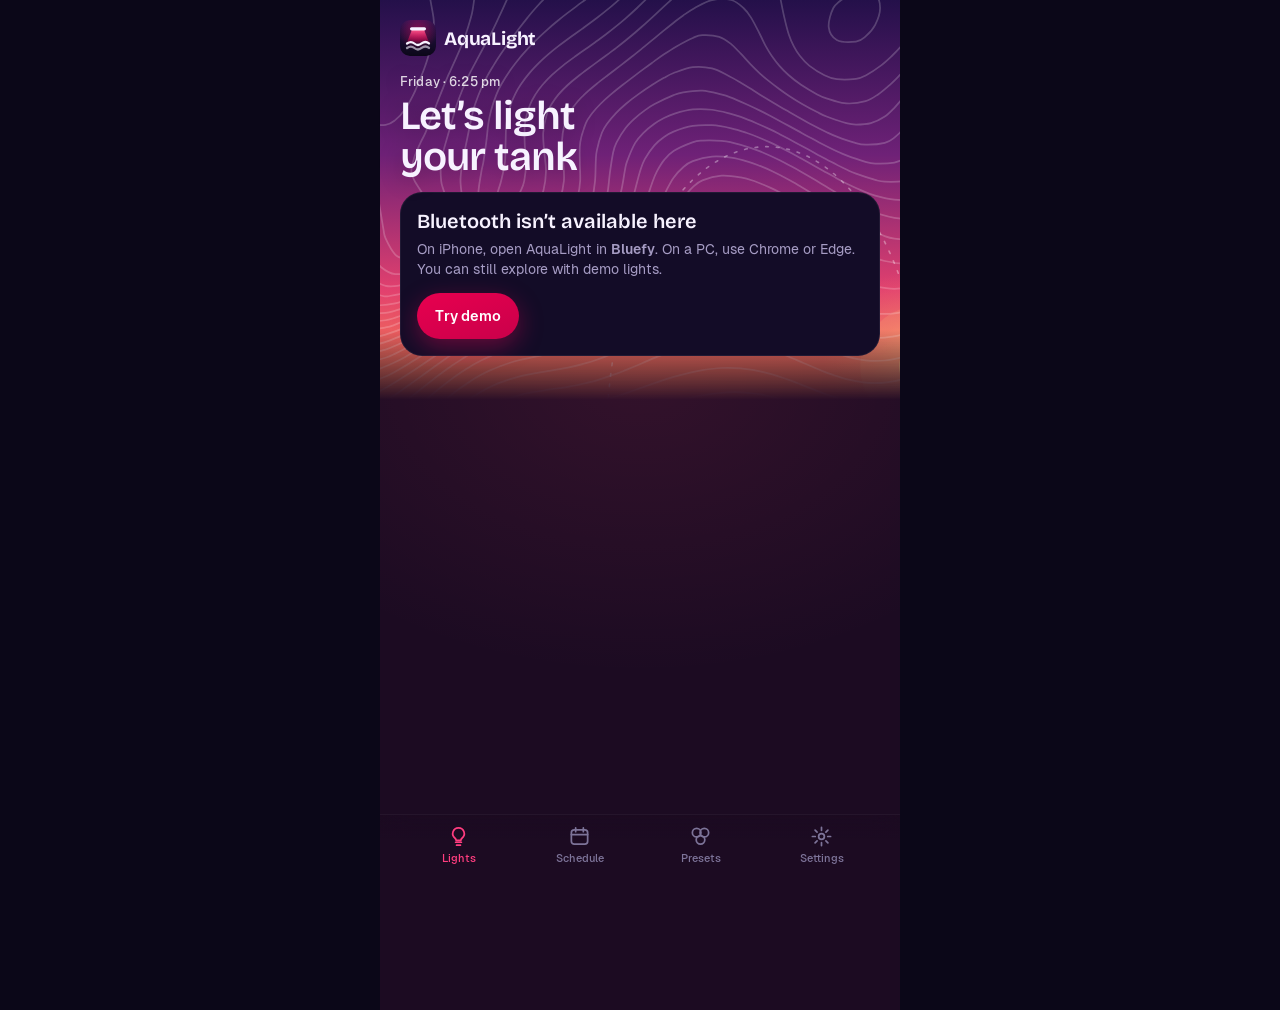
<file: index.html>
<!doctype html>
<html lang="en">
  <head>
    <meta charset="UTF-8" />
    <meta name="viewport" content="width=device-width, initial-scale=1, viewport-fit=cover" />
    <meta name="theme-color" content="#0B0718" />
    <meta name="apple-mobile-web-app-capable" content="yes" />
    <meta name="apple-mobile-web-app-status-bar-style" content="black-translucent" />
    <meta name="apple-mobile-web-app-title" content="AquaLight" />
    <link rel="manifest" href="./manifest.webmanifest" />
    <link rel="icon" type="image/png" href="./icon-192.png" />
    <link rel="apple-touch-icon" href="./apple-touch-icon.png" />
    <meta name="description" content="Daylight for your underwater world. Control aquarium light brightness, colour and daily schedules with AquaLight." />
    <title>AquaLight</title>
    <script type="module" crossorigin src="./assets/index-B2pNpH_T.js"></script>
    <link rel="stylesheet" crossorigin href="./assets/index-l1FAPLVK.css">
  </head>
  <body>
    <div id="app"></div>
  </body>
</html>
</file>
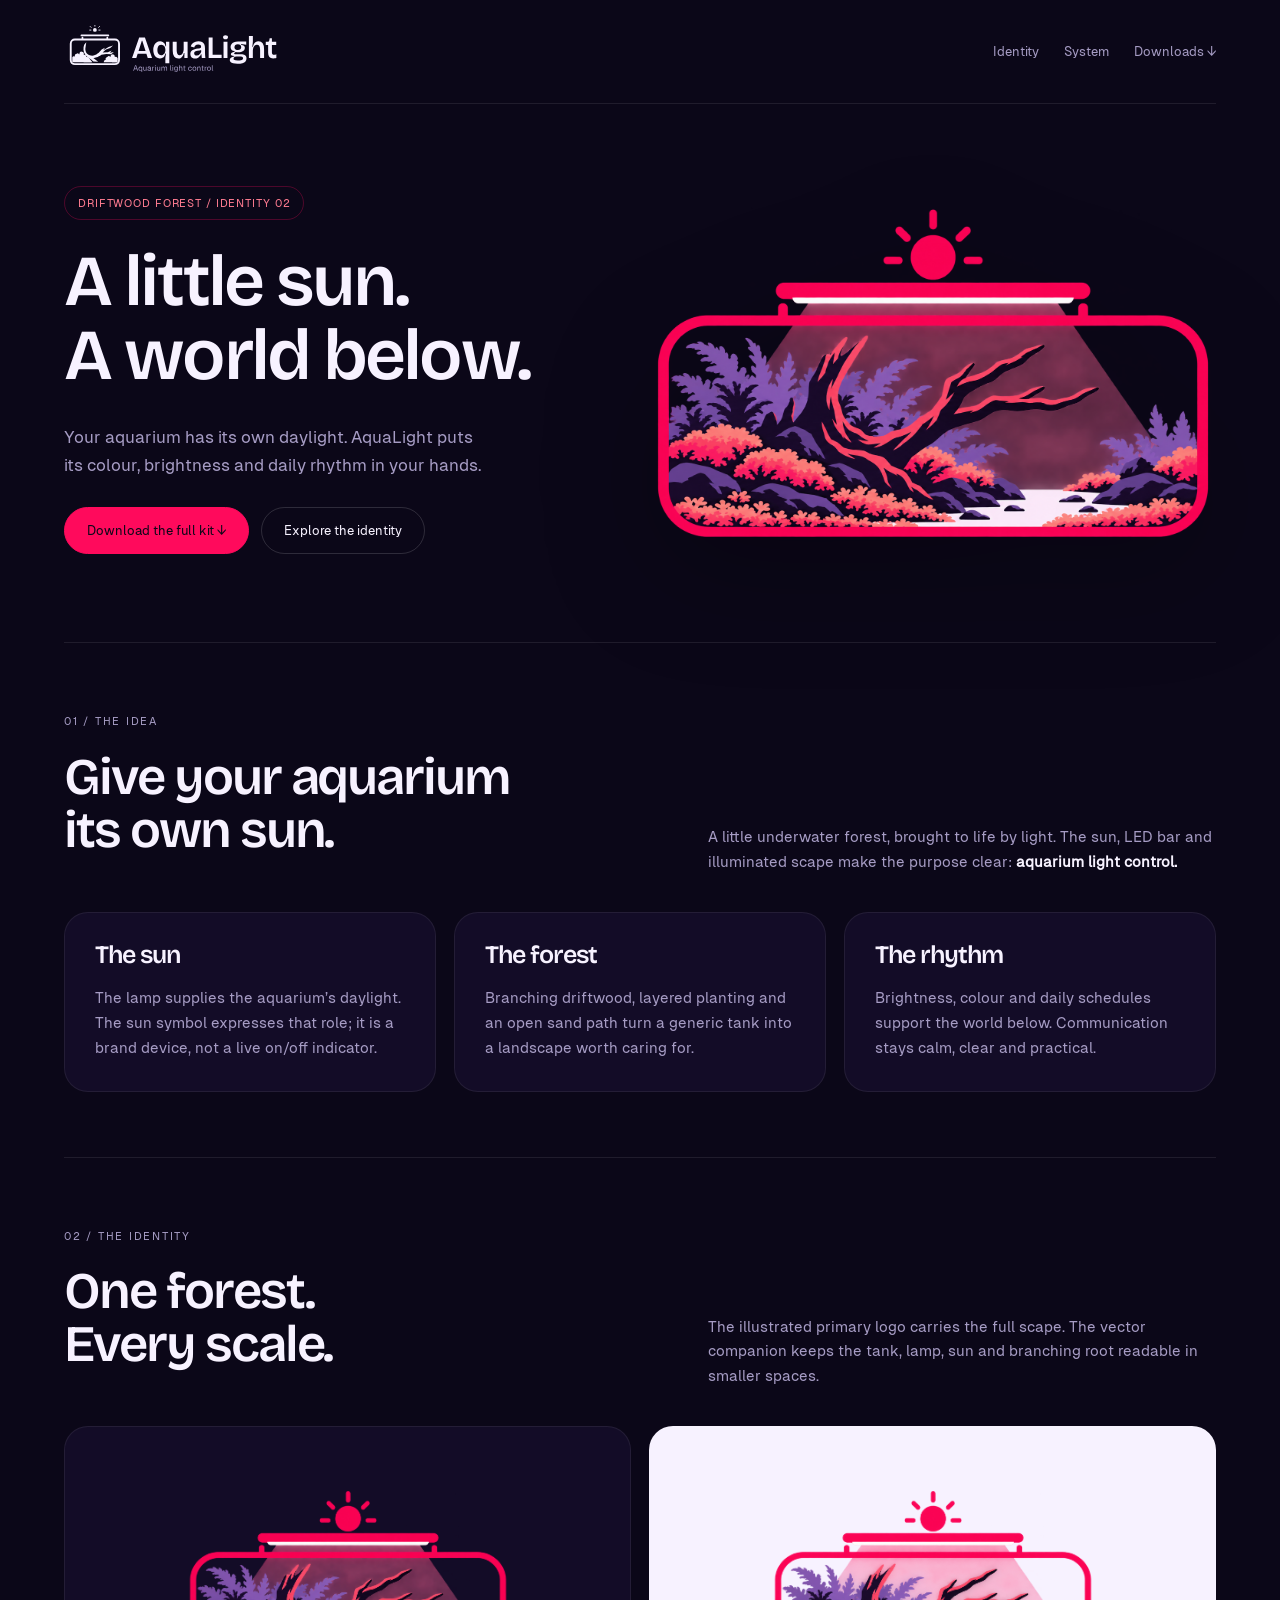
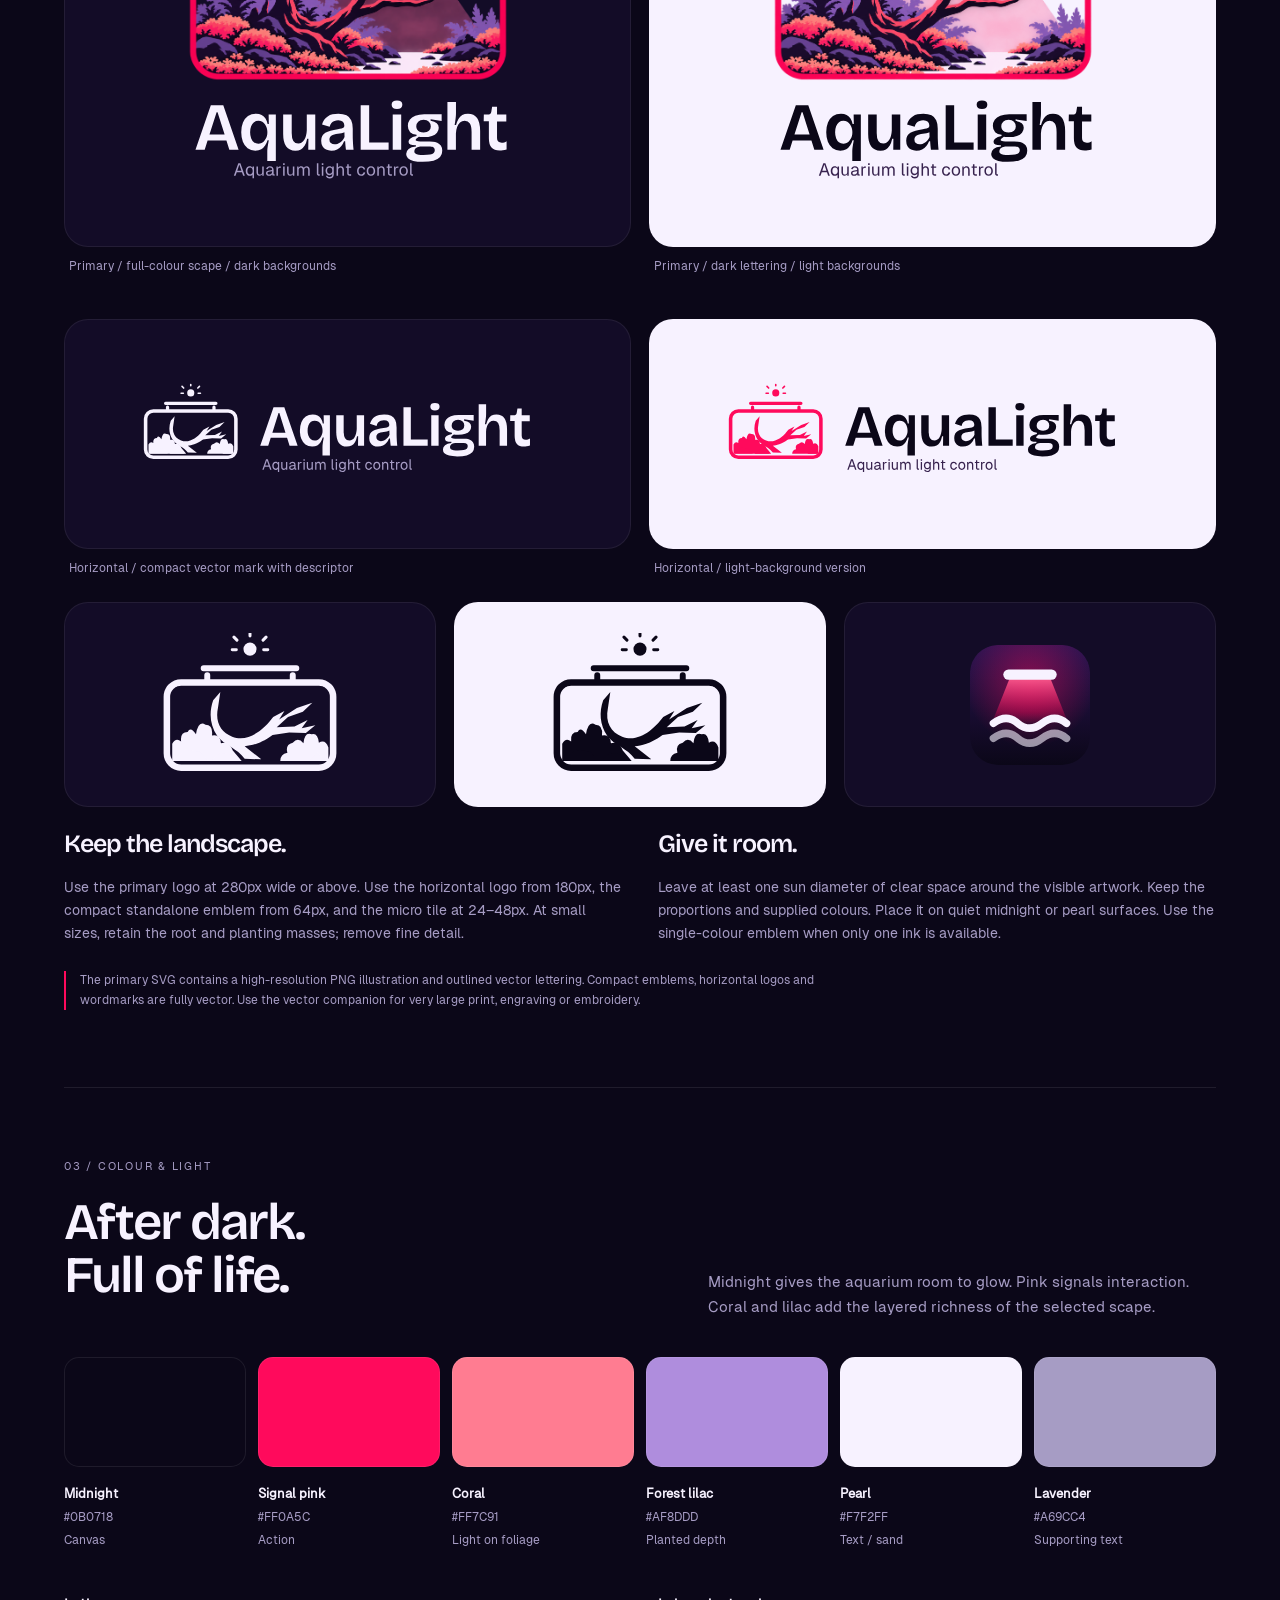
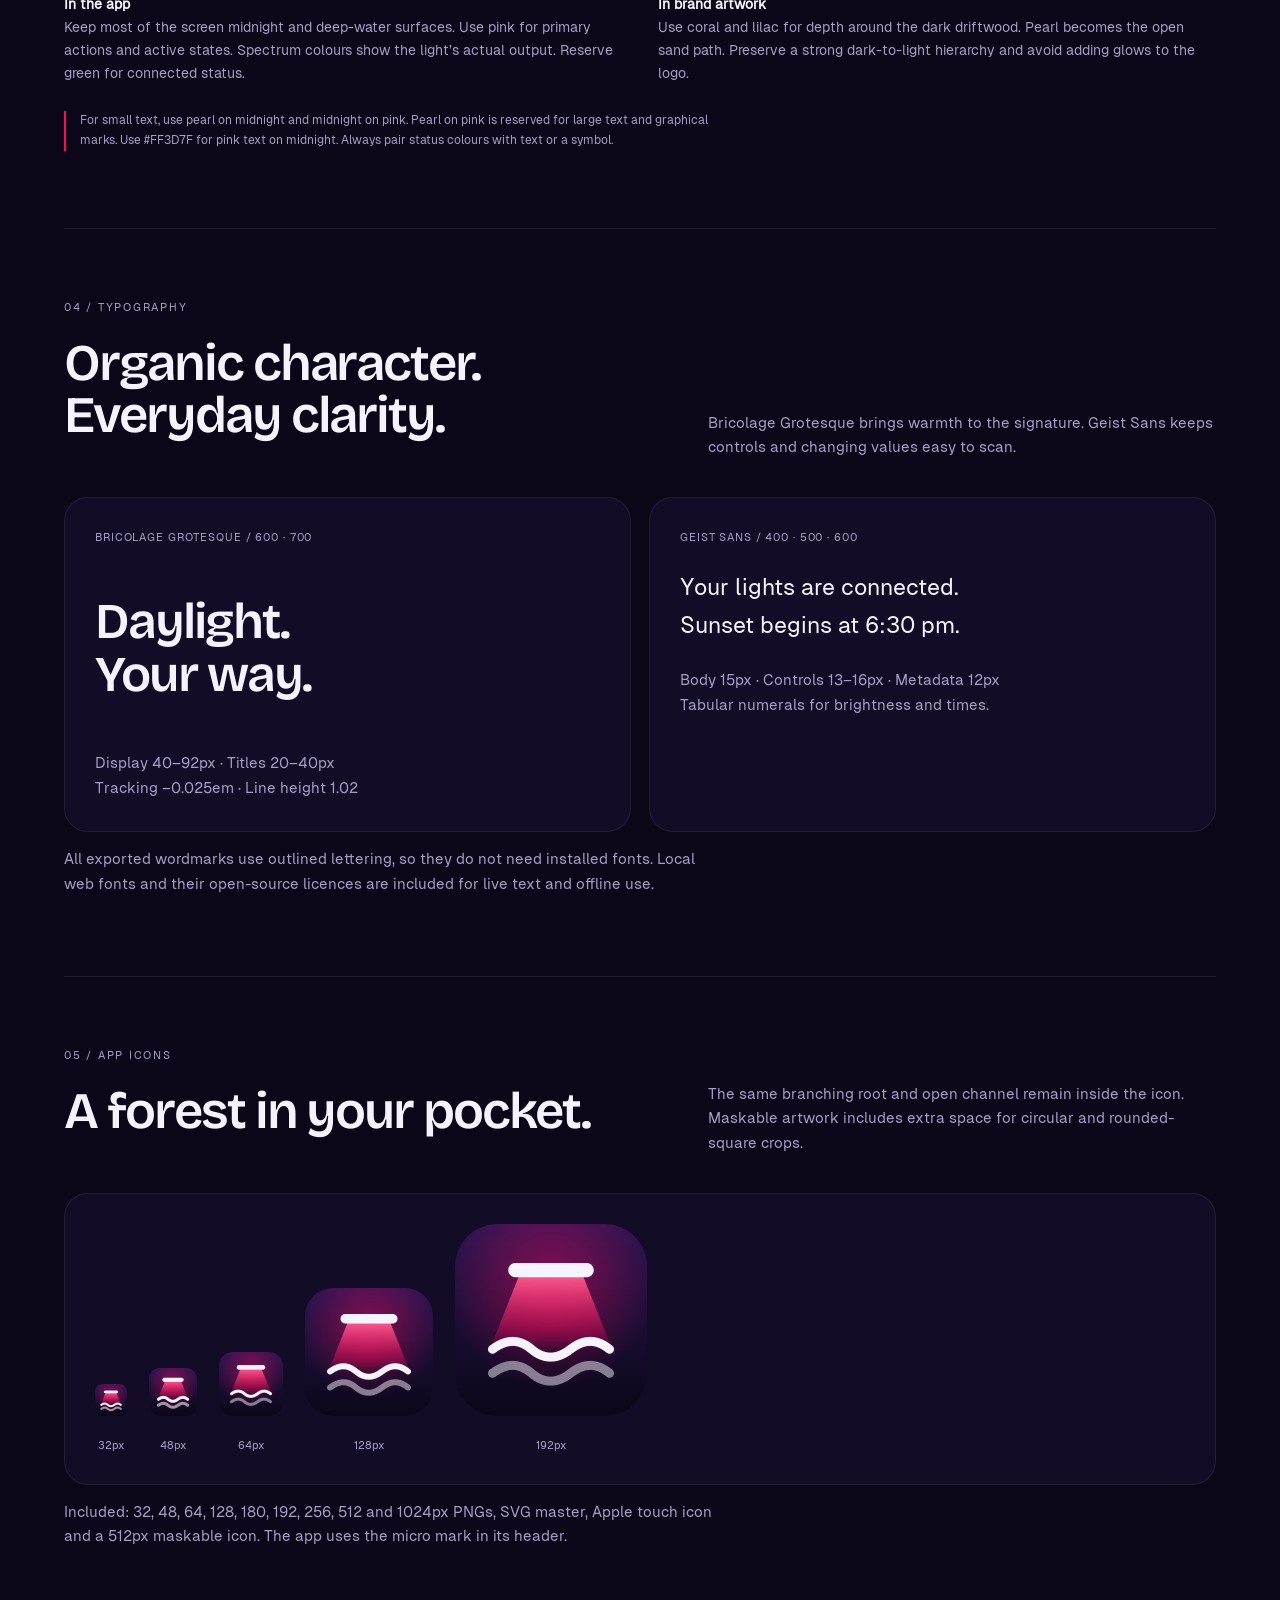
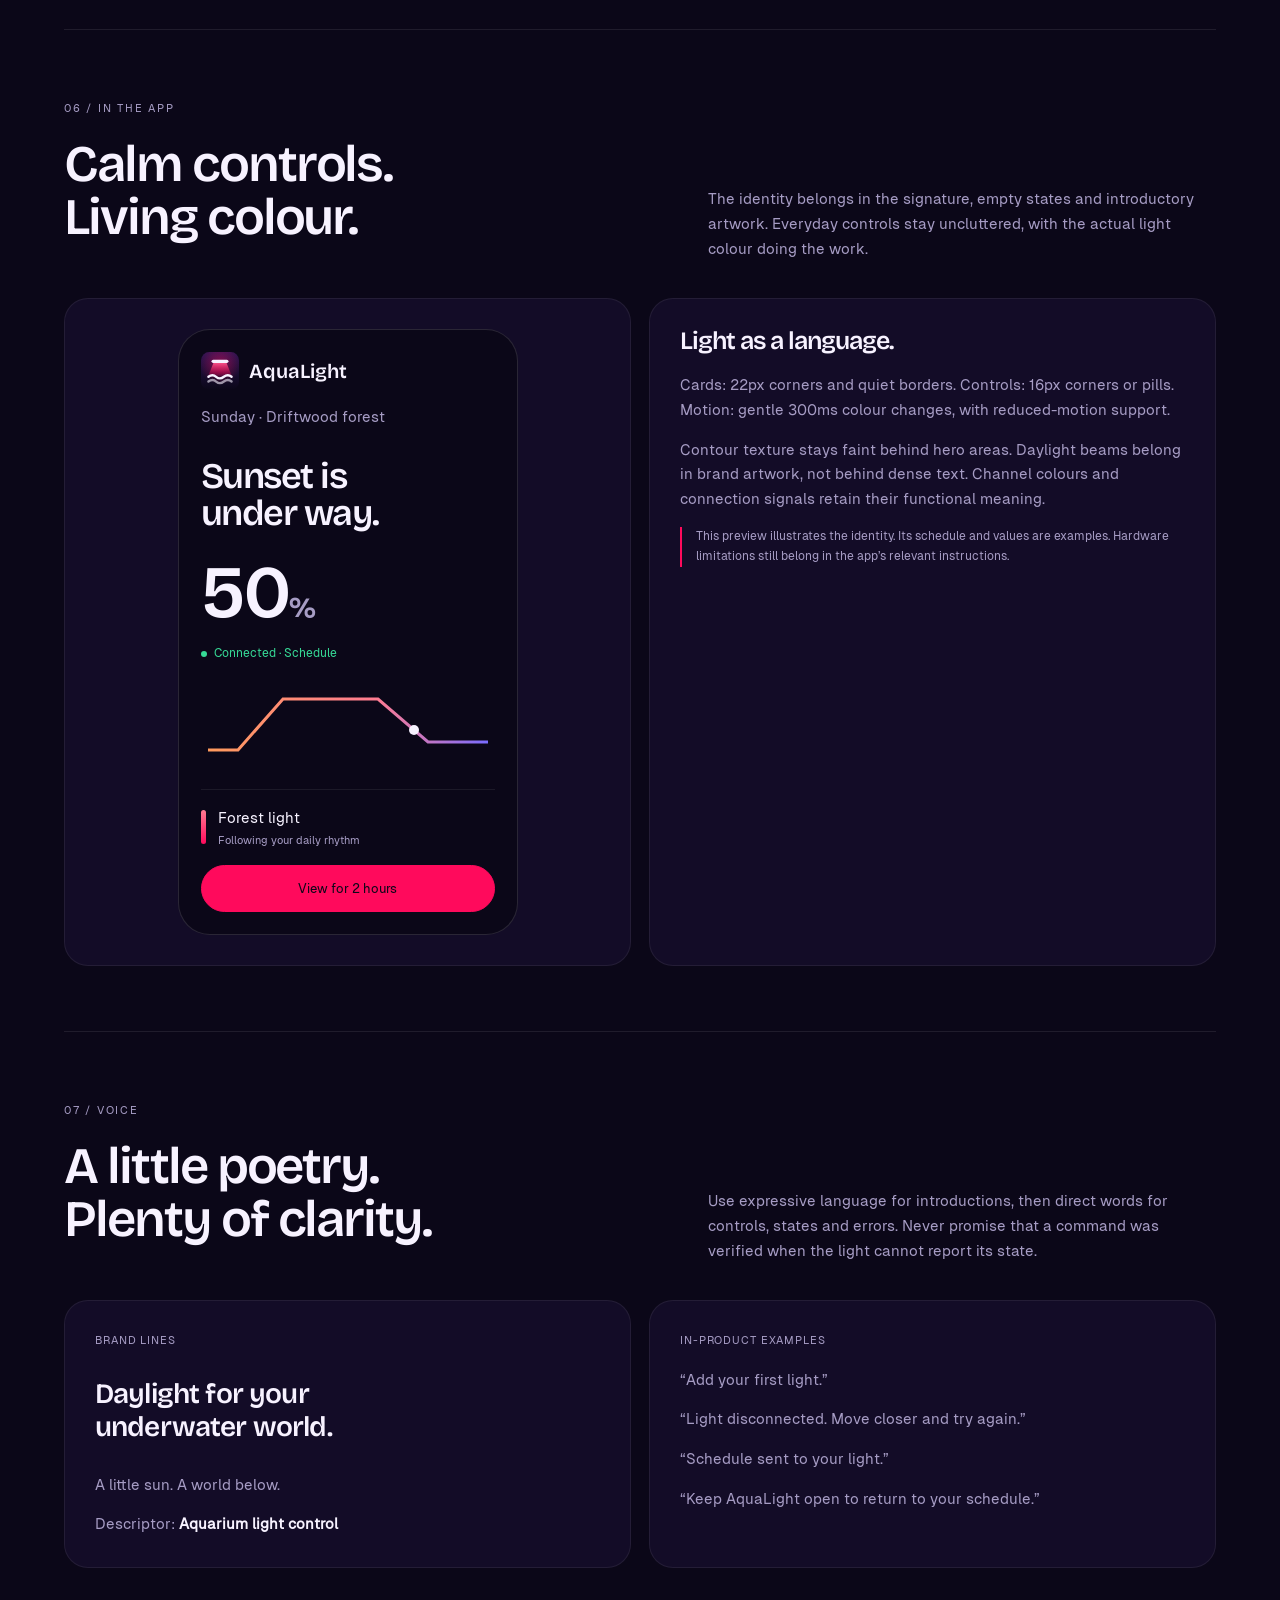
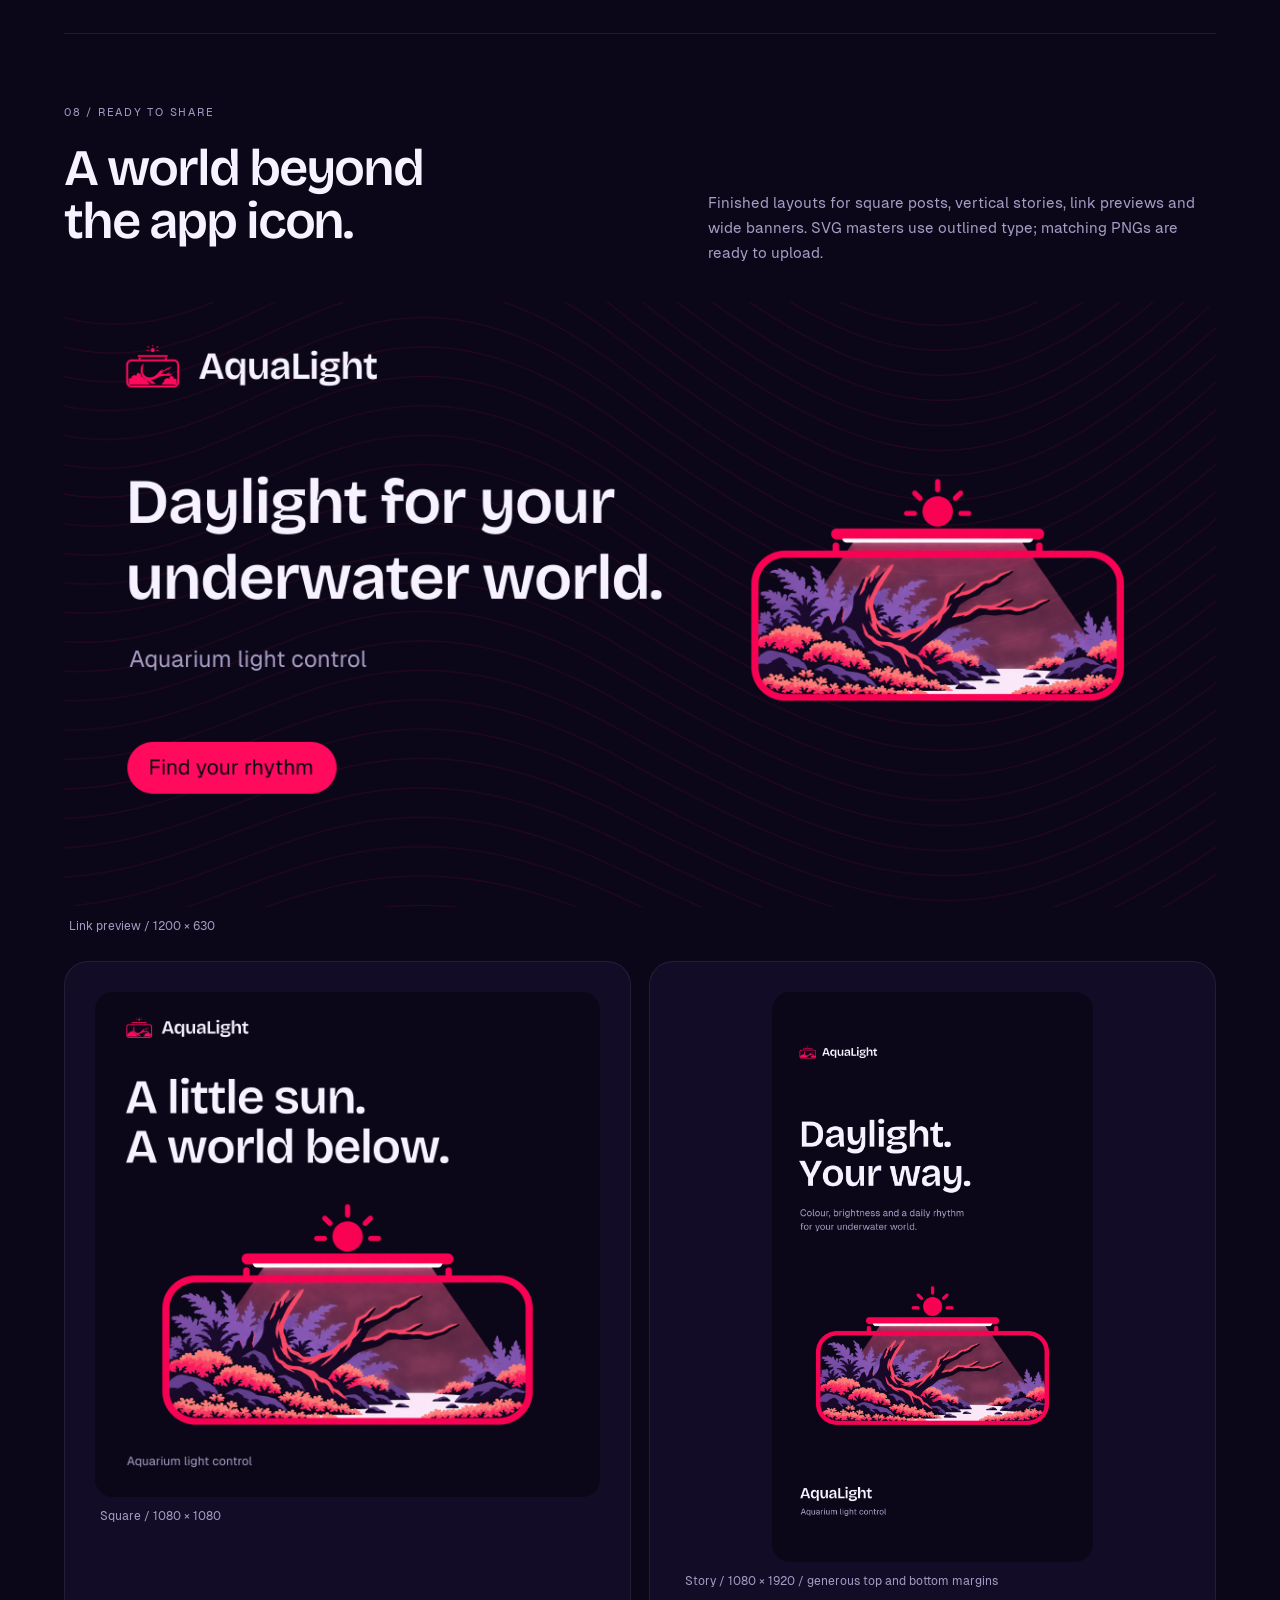
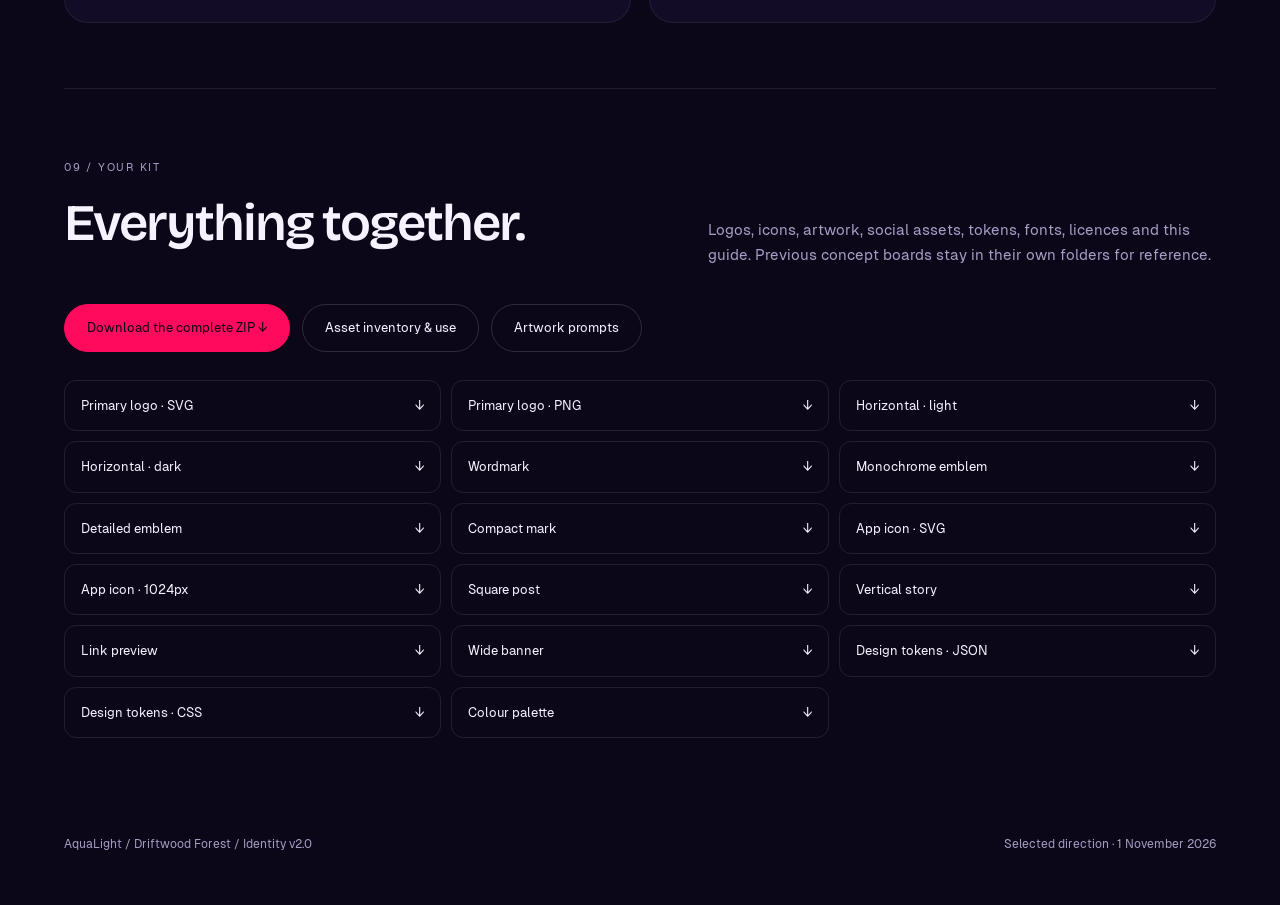
<file: brand/index.html>
<!doctype html><html lang="en"><head><meta charset="utf-8"><meta name="viewport" content="width=device-width,initial-scale=1"><meta name="theme-color" content="#0B0718"><title>AquaLight — Driftwood Forest brand kit</title><meta name="description" content="The complete AquaLight Driftwood Forest identity: logos, app icons, colour, type and social artwork."><style>
@font-face{font-family:Display;src:url('./fonts/bricolage-grotesque-latin-600-normal.woff2')}@font-face{font-family:Geist;src:url('./fonts/geist-sans-latin-400-normal.woff2')}
:root{color-scheme:dark;--pink:#FF0A5C;--bg:#0B0718;--text:#F7F2FF;--muted:#A69CC4}*{box-sizing:border-box}html{scroll-behavior:smooth}body{margin:0;background:var(--bg);color:var(--text);font:15px/1.65 Geist,system-ui,sans-serif}a{color:inherit;text-underline-offset:5px}button{font:inherit}main{max-width:1280px;margin:auto;padding:0 5vw}header{height:104px;display:flex;align-items:center;justify-content:space-between;border-bottom:1px solid #ffffff16}header img{width:230px}header nav{display:flex;gap:25px;font-size:13px;color:var(--muted)}header a{text-decoration:none}.eyebrow{font-size:11px;letter-spacing:.16em;color:var(--muted);text-transform:uppercase}h1,h2,h3{font-family:Display,system-ui,sans-serif;font-weight:600;letter-spacing:-.04em;line-height:1.03}h1{font-size:clamp(58px,5.6vw,82px);margin:25px 0 30px}h2{font-size:clamp(36px,4vw,58px);margin:18px 0 25px}h3{font-size:25px;margin:0 0 18px}p{color:var(--muted);max-width:650px}strong{color:var(--text)}.hero{display:grid;grid-template-columns:1fr 1fr;align-items:center;gap:20px;padding:82px 0 88px}.hero p{font-size:17px;max-width:420px}.hero-art{width:120%;max-width:none;margin-left:-10%;filter:drop-shadow(0 32px 55px #0004)}.accent{color:var(--pink)}.pill{border:1px solid #ff0a5c45;border-radius:99px;padding:7px 13px;color:#ff7c91;display:inline-block;font-size:11px;letter-spacing:.08em}.actions{display:flex;flex-wrap:wrap;gap:12px;margin-top:28px}.button{display:inline-block;padding:12px 22px;border-radius:99px;border:1px solid #ffffff25;text-decoration:none;font-size:13px}.button.primary{background:var(--pink);border-color:var(--pink);color:var(--bg)}.section{padding:65px 0;border-top:1px solid #ffffff16}.section-head{display:grid;grid-template-columns:1.2fr 1fr;align-items:end;gap:35px;margin-bottom:30px}.section-head p{margin:0 0 7px}.grid{display:grid;grid-template-columns:repeat(2,minmax(0,1fr));gap:18px}.card{border:1px solid #ffffff12;border-radius:24px;background:#130C27;padding:30px;min-width:0}.card p:last-child{margin-bottom:0}.paper{background:#F7F2FF;color:#0B0718}.paper p{color:#38234F}.logo-display{min-height:230px;display:flex;align-items:center;justify-content:center;padding:38px}.logo-display img{max-width:100%;width:430px}.logo-display.primary{min-height:360px}.logo-display.primary img{width:440px}.caption{font-size:12px;color:var(--muted);margin:10px 5px 24px}.triple{display:grid;grid-template-columns:repeat(3,minmax(0,1fr));gap:18px}.symbol{min-height:200px;display:flex;align-items:center;justify-content:center}.symbol img{max-width:90%;width:190px}.symbol .tile{width:120px;border-radius:28px}.palette{display:grid;grid-template-columns:repeat(6,minmax(0,1fr));gap:12px}.swatch{height:110px;border-radius:15px;border:1px solid #ffffff15;margin-bottom:14px}.palette p{font-size:12px;margin:3px 0}.palette b{font-size:13px}.type-display{font:600 50px/1.05 Display;letter-spacing:-.04em;color:var(--text)}.type-body{font-size:23px;color:var(--text)}.rules{display:grid;grid-template-columns:repeat(2,minmax(0,1fr));gap:35px;margin-top:25px}.rules p{font-size:14px}.downloads{display:grid;grid-template-columns:repeat(3,minmax(0,1fr));gap:10px}.downloads a{display:flex;justify-content:space-between;border:1px solid #ffffff18;border-radius:12px;padding:14px 16px;text-decoration:none;font-size:13px}.downloads a:hover{border-color:var(--pink)}.preview{display:block;width:100%;border-radius:18px}.mini-label{font-size:11px;color:var(--muted);letter-spacing:.08em;text-transform:uppercase;margin-bottom:18px}.story{max-height:570px;width:auto;max-width:100%;margin:auto}.icon-sizes{display:flex;gap:22px;align-items:end;flex-wrap:wrap}.icon-sizes figure{margin:0;text-align:center}.icon-sizes img{border-radius:22%}.icon-sizes figcaption{font-size:11px;color:var(--muted);margin-top:12px}.voice-line{font-family:Display;font-size:28px;line-height:1.2;letter-spacing:-.03em;color:var(--text)}.footer{padding:32px 0 50px;color:var(--muted);font-size:12px;display:flex;justify-content:space-between;gap:20px}.status{display:inline-flex;gap:7px;align-items:center;color:#36D996;font-size:12px}.status:before{content:'';width:6px;height:6px;border-radius:50%;background:currentColor}.mock{max-width:340px;margin:auto;border:1px solid #ffffff20;border-radius:32px;padding:22px;background:var(--bg)}.mock-top{display:flex;align-items:center;gap:10px;font:600 20px Display}.mock-top img{width:38px}.mock h3{font-size:36px;margin-top:28px}.mock-value{font:600 74px/1 Display;letter-spacing:-.04em;margin:24px 0 10px}.mock-value span{font-size:28px;color:var(--muted)}.mock-chart{width:100%;height:72px;margin:22px 0}.mock-row{display:flex;gap:12px;align-items:center;padding:16px 0;border-top:1px solid #ffffff12}.mock-row:before{content:'';height:34px;width:5px;border-radius:9px;background:linear-gradient(#FF7C91,#FF0A5C)}.mock-row small{display:block;color:var(--muted);font-size:11px}.mock .button{width:100%;text-align:center}.note{font-size:12px;color:var(--muted);border-left:2px solid #FF0A5C;padding-left:14px}.wide-note{max-width:750px}.contrast{font-variant-numeric:tabular-nums;color:var(--text)}
@media(max-width:800px){header nav{gap:14px}.hero{padding:55px 0;grid-template-columns:1fr}.hero-art{width:100%;margin:10px 0}.hero p{max-width:100%}.section-head{grid-template-columns:1fr;gap:0}.palette{grid-template-columns:repeat(3,1fr)}.downloads{grid-template-columns:repeat(2,1fr)}h1{font-size:76px}.triple{grid-template-columns:1fr}.symbol{min-height:170px}}
@media(max-width:520px){main{padding:0 22px}header{height:84px}header img{width:185px}header nav a:not(:last-child){display:none}h1{font-size:58px}.grid,.rules{grid-template-columns:1fr}.card{padding:22px}.palette{grid-template-columns:repeat(2,1fr)}.downloads{grid-template-columns:1fr}.section{padding:45px 0}.type-display{font-size:40px}.footer{display:block}.logo-display.primary{min-height:280px}}
@media(prefers-reduced-motion:reduce){html{scroll-behavior:auto}}@media print{body{print-color-adjust:exact;-webkit-print-color-adjust:exact}.section{break-before:page}.card,.palette,.grid{break-inside:avoid}header nav,.actions,.downloads{display:none}.hero{padding:30px 0}.section{padding:30px 0}.footer{padding:20px 0}}</style></head><body><main>
<header><img src="logos/horizontal-light.svg" alt="AquaLight — Aquarium light control"><nav><a href="#identity">Identity</a><a href="#system">System</a><a href="#downloads">Downloads ↓</a></nav></header>
<div class="hero"><div><span class="pill">DRIFTWOOD FOREST / IDENTITY 02</span><h1>A little sun.<br>A world below.</h1><p>Your aquarium has its own daylight. AquaLight puts its colour, brightness and daily rhythm in your hands.</p><div class="actions"><a class="button primary" href="AquaLight-Driftwood-Forest-Kit.zip" download>Download the full kit ↓</a><a class="button" href="#identity">Explore the identity</a></div></div><img class="hero-art" src="artwork/driftwood-emblem.png" alt="Sun and aquarium lamp above a lush driftwood forest aquascape"></div>
<section class="section"><div class="section-head"><div><span class="eyebrow">01 / The idea</span><h2>Give your aquarium<br>its own sun.</h2></div><p>A little underwater forest, brought to life by light. The sun, LED bar and illuminated scape make the purpose clear: <strong>aquarium light control.</strong></p></div><div class="triple"><div class="card"><h3>The sun</h3><p>The lamp supplies the aquarium’s daylight. The sun symbol expresses that role; it is a brand device, not a live on/off indicator.</p></div><div class="card"><h3>The forest</h3><p>Branching driftwood, layered planting and an open sand path turn a generic tank into a landscape worth caring for.</p></div><div class="card"><h3>The rhythm</h3><p>Brightness, colour and daily schedules support the world below. Communication stays calm, clear and practical.</p></div></div></section>
<section class="section" id="identity"><div class="section-head"><div><span class="eyebrow">02 / The identity</span><h2>One forest.<br>Every scale.</h2></div><p>The illustrated primary logo carries the full scape. The vector companion keeps the tank, lamp, sun and branching root readable in smaller spaces.</p></div>
<div class="grid"><div><div class="card logo-display primary"><img src="logos/primary-light.svg" alt="Primary illustrated logo on midnight"></div><p class="caption">Primary / full-colour scape / dark backgrounds</p></div><div><div class="card paper logo-display primary"><img src="logos/primary-dark.svg" alt="Primary illustrated logo on pearl"></div><p class="caption">Primary / dark lettering / light backgrounds</p></div><div><div class="card logo-display"><img src="logos/horizontal-light.svg" alt="Compact horizontal logo"></div><p class="caption">Horizontal / compact vector mark with descriptor</p></div><div><div class="card paper logo-display"><img src="logos/horizontal-dark.svg" alt="Compact horizontal logo for light backgrounds"></div><p class="caption">Horizontal / light-background version</p></div></div>
<div class="triple"><div class="card symbol"><img src="logos/emblem-light.svg" alt="Single-colour forest emblem"></div><div class="card symbol paper"><img src="logos/emblem-dark.svg" alt="Dark single-colour forest emblem"></div><div class="card symbol"><img class="tile" src="mark.svg" alt="Pink avatar tile"></div></div>
<div class="rules"><div><h3>Keep the landscape.</h3><p>Use the primary logo at 280px wide or above. Use the horizontal logo from 180px, the compact standalone emblem from 64px, and the micro tile at 24–48px. At small sizes, retain the root and planting masses; remove fine detail.</p></div><div><h3>Give it room.</h3><p>Leave at least one sun diameter of clear space around the visible artwork. Keep the proportions and supplied colours. Place it on quiet midnight or pearl surfaces. Use the single-colour emblem when only one ink is available.</p></div></div><p class="note wide-note">The primary SVG contains a high-resolution PNG illustration and outlined vector lettering. Compact emblems, horizontal logos and wordmarks are fully vector. Use the vector companion for very large print, engraving or embroidery.</p></section>
<section class="section" id="system"><div class="section-head"><div><span class="eyebrow">03 / Colour & light</span><h2>After dark.<br>Full of life.</h2></div><p>Midnight gives the aquarium room to glow. Pink signals interaction. Coral and lilac add the layered richness of the selected scape.</p></div><div class="palette"><div><div class="swatch" style="background:#0B0718"></div><b>Midnight</b><p>#0B0718</p><p>Canvas</p></div><div><div class="swatch" style="background:#FF0A5C"></div><b>Signal pink</b><p>#FF0A5C</p><p>Action</p></div><div><div class="swatch" style="background:#FF7C91"></div><b>Coral</b><p>#FF7C91</p><p>Light on foliage</p></div><div><div class="swatch" style="background:#AF8DDD"></div><b>Forest lilac</b><p>#AF8DDD</p><p>Planted depth</p></div><div><div class="swatch" style="background:#F7F2FF"></div><b>Pearl</b><p>#F7F2FF</p><p>Text / sand</p></div><div><div class="swatch" style="background:#A69CC4"></div><b>Lavender</b><p>#A69CC4</p><p>Supporting text</p></div></div><div class="rules"><p><strong>In the app</strong><br>Keep most of the screen midnight and deep-water surfaces. Use pink for primary actions and active states. Spectrum colours show the light’s actual output. Reserve green for connected status.</p><p><strong>In brand artwork</strong><br>Use coral and lilac for depth around the dark driftwood. Pearl becomes the open sand path. Preserve a strong dark-to-light hierarchy and avoid adding glows to the logo.</p></div><p class="note">For small text, use pearl on midnight and midnight on pink. Pearl on pink is reserved for large text and graphical marks. Use #FF3D7F for pink text on midnight. Always pair status colours with text or a symbol.</p></section>
<section class="section"><div class="section-head"><div><span class="eyebrow">04 / Typography</span><h2>Organic character.<br>Everyday clarity.</h2></div><p>Bricolage Grotesque brings warmth to the signature. Geist Sans keeps controls and changing values easy to scan.</p></div><div class="grid"><div class="card"><div class="mini-label">Bricolage Grotesque / 600 · 700</div><p class="type-display">Daylight.<br>Your way.</p><p>Display 40–92px · Titles 20–40px<br>Tracking −0.025em · Line height 1.02</p></div><div class="card"><div class="mini-label">Geist Sans / 400 · 500 · 600</div><p class="type-body">Your lights are connected.<br>Sunset begins at 6:30 pm.</p><p>Body 15px · Controls 13–16px · Metadata 12px<br>Tabular numerals for brightness and times.</p></div></div><p>All exported wordmarks use outlined lettering, so they do not need installed fonts. Local web fonts and their open-source licences are included for live text and offline use.</p></section>
<section class="section"><div class="section-head"><div><span class="eyebrow">05 / App icons</span><h2>A forest in your pocket.</h2></div><p>The same branching root and open channel remain inside the icon. Maskable artwork includes extra space for circular and rounded-square crops.</p></div><div class="card"><div class="icon-sizes"><figure><img src="icons/icon-32.png" width="32" height="32" alt="32-pixel AquaLight icon"><figcaption>32px</figcaption></figure><figure><img src="icons/icon-48.png" width="48" height="48" alt="48-pixel AquaLight icon"><figcaption>48px</figcaption></figure><figure><img src="icons/icon-64.png" width="64" height="64" alt="64-pixel AquaLight icon"><figcaption>64px</figcaption></figure><figure><img src="icons/icon-128.png" width="128" height="128" alt="128-pixel AquaLight icon"><figcaption>128px</figcaption></figure><figure><img src="icons/icon-192.png" width="192" height="192" alt="192-pixel AquaLight icon"><figcaption>192px</figcaption></figure></div></div><p>Included: 32, 48, 64, 128, 180, 192, 256, 512 and 1024px PNGs, SVG master, Apple touch icon and a 512px maskable icon. The app uses the micro mark in its header.</p></section>
<section class="section"><div class="section-head"><div><span class="eyebrow">06 / In the app</span><h2>Calm controls.<br>Living colour.</h2></div><p>The identity belongs in the signature, empty states and introductory artwork. Everyday controls stay uncluttered, with the actual light colour doing the work.</p></div><div class="grid"><div class="card"><div class="mock"><div class="mock-top"><img src="mark.svg" alt="">AquaLight</div><p>Sunday · Driftwood forest</p><h3>Sunset is<br>under way.</h3><div class="mock-value">50<span>%</span></div><span class="status">Connected · Schedule</span><svg class="mock-chart" viewBox="0 0 280 72" aria-label="Example daily lighting curve"><defs><linearGradient id="curve"><stop stop-color="#ff9a5c"/><stop offset=".6" stop-color="#ff7c91"/><stop offset="1" stop-color="#7a6cff"/></linearGradient></defs><path d="M0 63H30L75 12H170L220 55H280" fill="none" stroke="url(#curve)" stroke-width="3"/><circle cx="206" cy="43" r="5" fill="#f7f2ff"/></svg><div class="mock-row"><div>Forest light<small>Following your daily rhythm</small></div></div><span class="button primary">View for 2 hours</span></div></div><div class="card"><h3>Light as a language.</h3><p>Cards: 22px corners and quiet borders. Controls: 16px corners or pills. Motion: gentle 300ms colour changes, with reduced-motion support.</p><p>Contour texture stays faint behind hero areas. Daylight beams belong in brand artwork, not behind dense text. Channel colours and connection signals retain their functional meaning.</p><p class="note">This preview illustrates the identity. Its schedule and values are examples. Hardware limitations still belong in the app’s relevant instructions.</p></div></div></section>
<section class="section"><div class="section-head"><div><span class="eyebrow">07 / Voice</span><h2>A little poetry.<br>Plenty of clarity.</h2></div><p>Use expressive language for introductions, then direct words for controls, states and errors. Never promise that a command was verified when the light cannot report its state.</p></div><div class="grid"><div class="card"><div class="mini-label">Brand lines</div><p class="voice-line">Daylight for your<br>underwater world.</p><p>A little sun. A world below.</p><p>Descriptor: <strong>Aquarium light control</strong></p></div><div class="card"><div class="mini-label">In-product examples</div><p>“Add your first light.”</p><p>“Light disconnected. Move closer and try again.”</p><p>“Schedule sent to your light.”</p><p>“Keep AquaLight open to return to your schedule.”</p></div></div></section>
<section class="section"><div class="section-head"><div><span class="eyebrow">08 / Ready to share</span><h2>A world beyond<br>the app icon.</h2></div><p>Finished layouts for square posts, vertical stories, link previews and wide banners. SVG masters use outlined type; matching PNGs are ready to upload.</p></div><img class="preview" src="social/link-preview-1200x630.png" alt="AquaLight link-preview artwork"><p class="caption">Link preview / 1200 × 630</p><div class="grid"><div class="card"><img class="preview" src="social/post-1080x1080.png" alt="Square AquaLight social post"><p class="caption">Square / 1080 × 1080</p></div><div class="card"><img class="preview story" src="social/story-1080x1920.png" alt="Vertical AquaLight story"><p class="caption">Story / 1080 × 1920 / generous top and bottom margins</p></div></div></section>
<section class="section" id="downloads"><div class="section-head"><div><span class="eyebrow">09 / Your kit</span><h2>Everything together.</h2></div><p>Logos, icons, artwork, social assets, tokens, fonts, licences and this guide. Previous concept boards stay in their own folders for reference.</p></div><div class="actions" style="margin-bottom:28px"><a class="button primary" href="AquaLight-Driftwood-Forest-Kit.zip" download>Download the complete ZIP ↓</a><a class="button" href="README.md">Asset inventory & use</a><a class="button" href="generation-prompts.json">Artwork prompts</a></div><div class="downloads"><a href="logos/primary-light.svg" download><span>Primary logo · SVG</span><span>↓</span></a><a href="logos/primary-light.png" download><span>Primary logo · PNG</span><span>↓</span></a><a href="logos/horizontal-light.svg" download><span>Horizontal · light</span><span>↓</span></a><a href="logos/horizontal-dark.svg" download><span>Horizontal · dark</span><span>↓</span></a><a href="logos/wordmark-light.svg" download><span>Wordmark</span><span>↓</span></a><a href="logos/emblem-light.svg" download><span>Monochrome emblem</span><span>↓</span></a><a href="artwork/driftwood-emblem.png" download><span>Detailed emblem</span><span>↓</span></a><a href="mark.svg" download><span>Compact mark</span><span>↓</span></a><a href="app-icon.svg" download><span>App icon · SVG</span><span>↓</span></a><a href="icons/icon-1024.png" download><span>App icon · 1024px</span><span>↓</span></a><a href="social/post-1080x1080.png" download><span>Square post</span><span>↓</span></a><a href="social/story-1080x1920.png" download><span>Vertical story</span><span>↓</span></a><a href="social/link-preview-1200x630.png" download><span>Link preview</span><span>↓</span></a><a href="social/banner-1600x600.png" download><span>Wide banner</span><span>↓</span></a><a href="tokens.json" download><span>Design tokens · JSON</span><span>↓</span></a><a href="tokens.css" download><span>Design tokens · CSS</span><span>↓</span></a><a href="palette.gpl" download><span>Colour palette</span><span>↓</span></a></div></section>
<footer class="footer"><span>AquaLight / Driftwood Forest / Identity v2.0</span><span>Selected direction · 1 November 2026</span></footer></main></body></html>
</file>
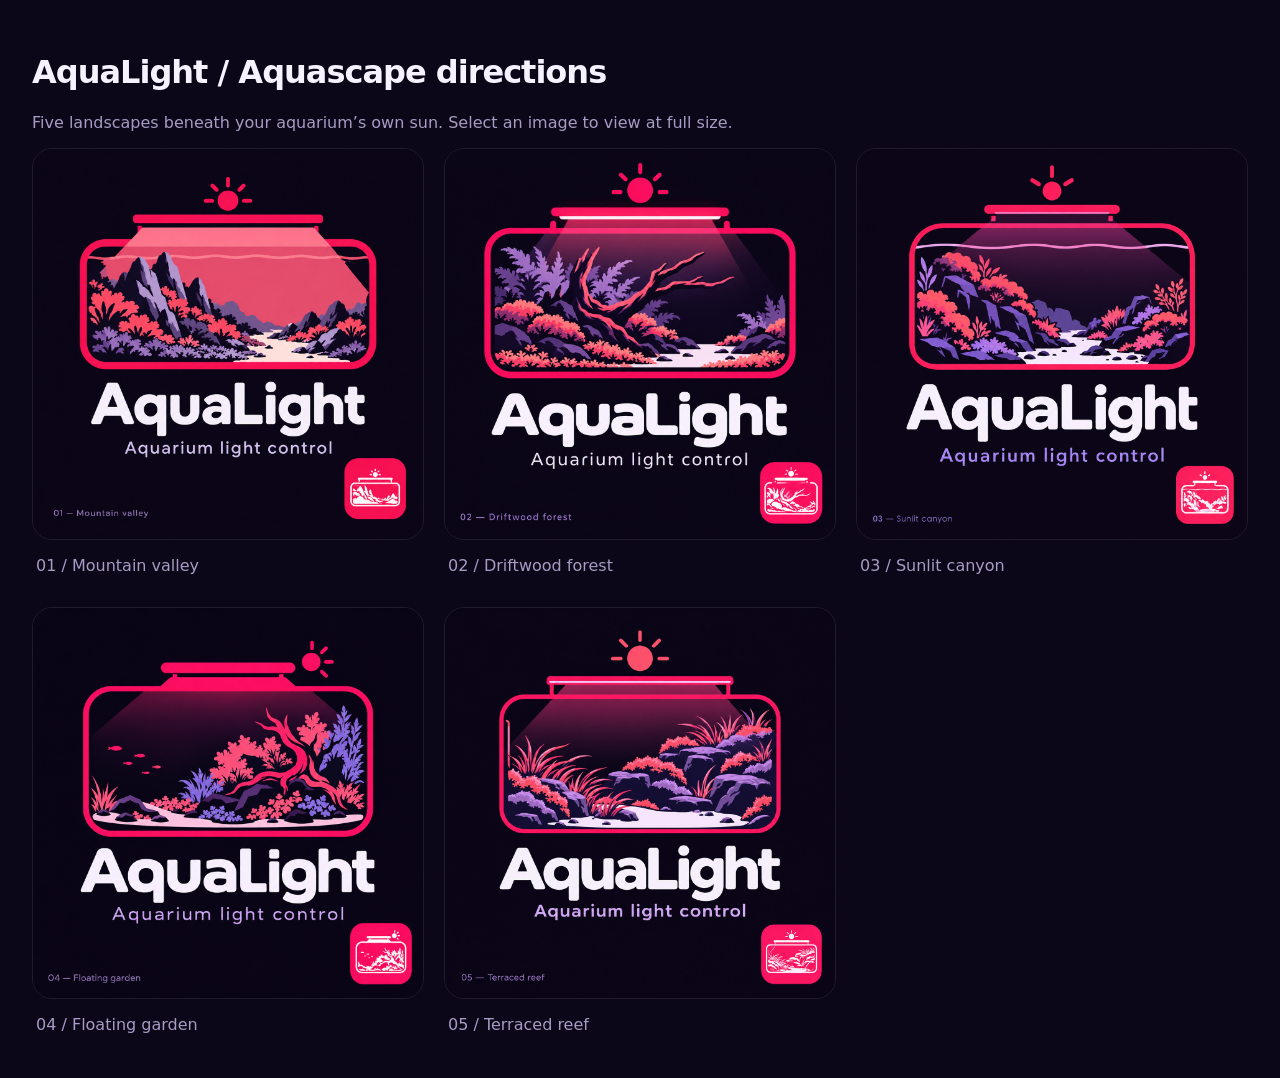
<file: brand/aquascapes/index.html>
<!doctype html><html lang="en"><meta charset="utf-8"><meta name="viewport" content="width=device-width,initial-scale=1"><title>AquaLight — Aquascape concepts</title><style>*{box-sizing:border-box}body{margin:0;background:#0b0718;color:#f7f2ff;font-family:system-ui,sans-serif;padding:32px}h1{font-size:32px;letter-spacing:-1px}p{color:#a69cc4}main{display:grid;grid-template-columns:repeat(auto-fit,minmax(300px,1fr));gap:20px}figure{margin:0}img{width:100%;border-radius:20px;border:1px solid #ffffff15}figcaption{padding:12px 4px;color:#a69cc4}a{color:inherit}</style><h1>AquaLight / Aquascape directions</h1><p>Five landscapes beneath your aquarium’s own sun. Select an image to view at full size.</p><main><figure><a href="01-mountain-valley.png"><img src="01-mountain-valley.png" alt="Mountain valley"></a><figcaption>01 / Mountain valley</figcaption></figure><figure><a href="02-driftwood-forest.png"><img src="02-driftwood-forest.png" alt="Driftwood forest"></a><figcaption>02 / Driftwood forest</figcaption></figure><figure><a href="03-sunlit-canyon.png"><img src="03-sunlit-canyon.png" alt="Sunlit canyon"></a><figcaption>03 / Sunlit canyon</figcaption></figure><figure><a href="04-floating-garden.png"><img src="04-floating-garden.png" alt="Floating garden"></a><figcaption>04 / Floating garden</figcaption></figure><figure><a href="05-terraced-reef.png"><img src="05-terraced-reef.png" alt="Terraced reef"></a><figcaption>05 / Terraced reef</figcaption></figure></main></html>
</file>
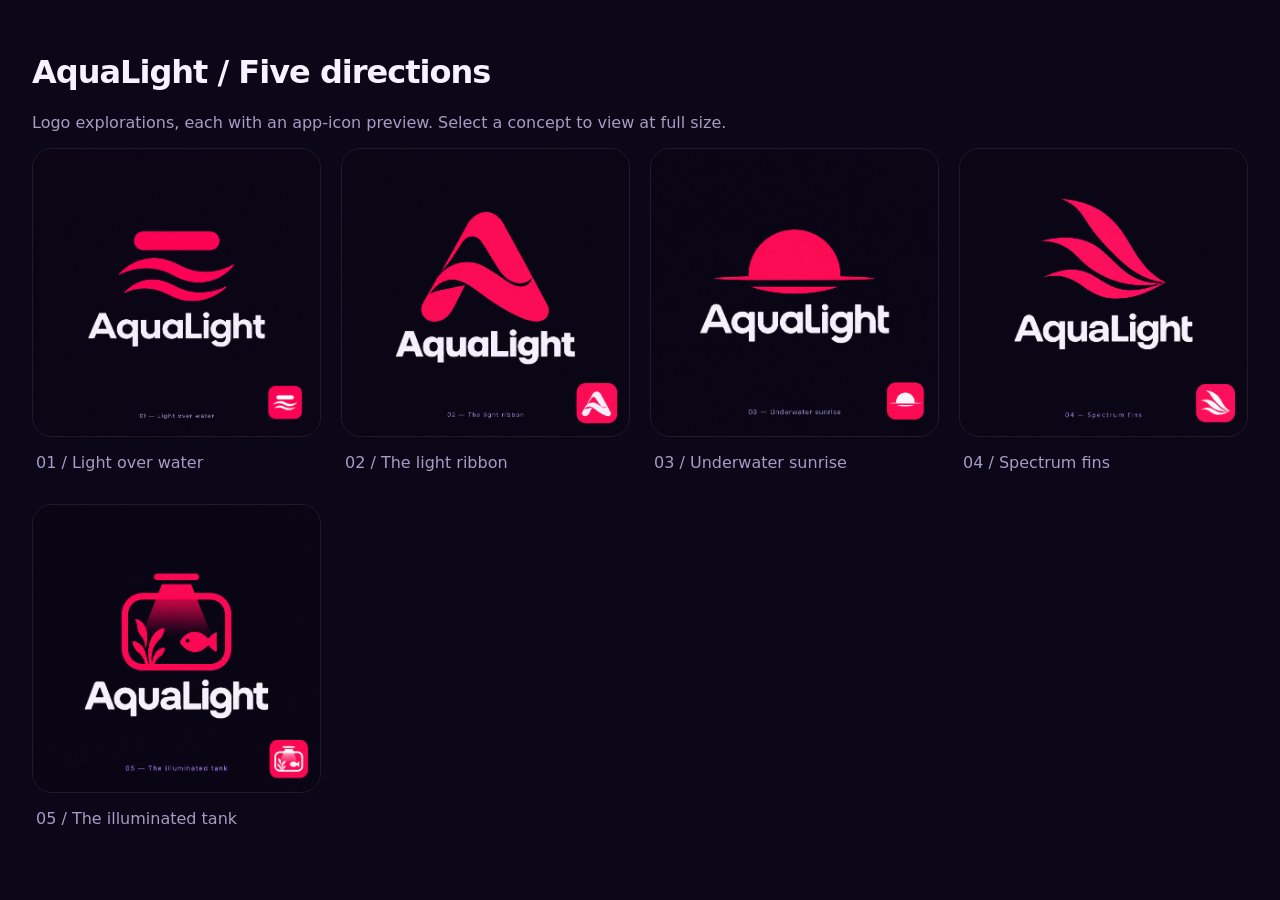
<file: brand/concepts/index.html>
<!doctype html><html lang="en"><meta charset="utf-8"><meta name="viewport" content="width=device-width,initial-scale=1"><title>AquaLight — Five logo directions</title><style>*{box-sizing:border-box}body{margin:0;background:#0b0718;color:#f7f2ff;font-family:system-ui,sans-serif;padding:32px}h1{font-size:32px;letter-spacing:-1px}p{color:#a69cc4}main{display:grid;grid-template-columns:repeat(auto-fit,minmax(280px,1fr));gap:20px}figure{margin:0}img{width:100%;border-radius:20px;border:1px solid #ffffff15}figcaption{padding:12px 4px;color:#a69cc4}a{color:inherit}</style><h1>AquaLight / Five directions</h1><p>Logo explorations, each with an app-icon preview. Select a concept to view at full size.</p><main>
<figure><a href="01-light-over-water.png"><img src="01-light-over-water.png" alt="Light over water"></a><figcaption>01 / Light over water</figcaption></figure>
<figure><a href="02-light-ribbon.png"><img src="02-light-ribbon.png" alt="The light ribbon"></a><figcaption>02 / The light ribbon</figcaption></figure>
<figure><a href="03-underwater-sunrise.png"><img src="03-underwater-sunrise.png" alt="Underwater sunrise"></a><figcaption>03 / Underwater sunrise</figcaption></figure>
<figure><a href="04-spectrum-fins.png"><img src="04-spectrum-fins.png" alt="Spectrum fins"></a><figcaption>04 / Spectrum fins</figcaption></figure>
<figure><a href="05-illuminated-tank.png"><img src="05-illuminated-tank.png" alt="The illuminated tank"></a><figcaption>05 / The illuminated tank</figcaption></figure></main></html>
</file>
<file: assets/index-l1FAPLVK.css>
@font-face{font-family:Bricolage Grotesque;font-style:normal;font-display:swap;font-weight:600;src:url(./bricolage-grotesque-latin-600-normal-nxTgbNFE.woff2) format("woff2"),url(./bricolage-grotesque-latin-600-normal-Bw0J83-2.woff) format("woff")}@font-face{font-family:Bricolage Grotesque;font-style:normal;font-display:swap;font-weight:700;src:url(./bricolage-grotesque-latin-700-normal-gtcctNPv.woff2) format("woff2"),url(./bricolage-grotesque-latin-700-normal-DvJDmrLu.woff) format("woff")}@font-face{font-family:Geist Sans;font-style:normal;font-display:swap;font-weight:400;src:url(./geist-sans-latin-400-normal-gapTbOY8.woff2) format("woff2"),url(./geist-sans-latin-400-normal-BOaIZNA2.woff) format("woff")}@font-face{font-family:Geist Sans;font-style:normal;font-display:swap;font-weight:500;src:url(./geist-sans-latin-500-normal-uokXdC-Q.woff2) format("woff2"),url(./geist-sans-latin-500-normal-CN2lyvyL.woff) format("woff")}@font-face{font-family:Geist Sans;font-style:normal;font-display:swap;font-weight:600;src:url(./geist-sans-latin-600-normal-DFOURf8L.woff2) format("woff2"),url(./geist-sans-latin-600-normal-CA1yjETN.woff) format("woff")}:root{--pink: #ff0a5c;--pink-2: #ff3d7f;--pink-deep: #d6004b;--cta: linear-gradient(160deg, #e8004f, #c9004a);--bg: #0b0718;--surface: #130c27;--surface-2: #150e2b;--surface-3: #1e1539;--surface-4: #2c2150;--glass: rgba(22, 15, 44, .72);--hairline: rgba(255, 255, 255, .06);--hairline-2: rgba(255, 255, 255, .08);--text: #f7f2ff;--text-2: #d9d2ee;--muted: #a69cc4;--faint: #8c83ab;--fainter: #857ca6;--tab: #7d7499;--ok: #36d996;--warn: #ffb547;--off: #6f6690;--ch-r: #ff4d5e;--ch-g: #36d996;--ch-b: #3d8bff;--ch-uv: #a35cff;--ch-w: #f1ecff;--r-card: 22px;--r-card-lg: 24px;--r-chip: 999px;--r-ctrl: 16px;--r-inner: 12px;--gutter: 20px;--font-ui: "Geist Sans", "Geist", -apple-system, BlinkMacSystemFont, "Segoe UI", system-ui, sans-serif;--font-display: "Bricolage Grotesque", var(--font-ui);--ease: cubic-bezier(.22, 1, .36, 1);--spring: cubic-bezier(.34, 1.56, .64, 1);--safe-top: env(safe-area-inset-top, 0px);--safe-bottom: env(safe-area-inset-bottom, 0px);--tabbar-h: calc(86px + var(--safe-bottom));color-scheme:dark}*{box-sizing:border-box;-webkit-tap-highlight-color:transparent}html,body{margin:0;background:var(--bg);color:var(--text);font-family:var(--font-ui);font-size:16px;-webkit-font-smoothing:antialiased;-moz-osx-font-smoothing:grayscale;overscroll-behavior-y:none}h1,h2,h3,p{margin:0}button{font:inherit;color:inherit;border:0;background:none;padding:0;cursor:pointer;text-align:inherit}button:disabled{cursor:default}a{color:var(--pink-2)}:focus-visible{outline:2px solid var(--pink-2);outline-offset:3px}small{font-size:.45em;font-weight:500;color:var(--muted);margin-left:2px;letter-spacing:0}em{font-style:normal}.app{position:relative;min-height:100dvh;max-width:520px;margin:0 auto;--page: var(--bg);--page-rgb: 11, 7, 24;--mood: #ff4d7a;--mood-rgb: 255, 77, 122;background:radial-gradient(120% 420px at 50% 380px,rgba(var(--mood-rgb),.1),transparent 70%) no-repeat,var(--page);transition:background-color 1.2s ease}.view{padding-bottom:calc(var(--tabbar-h) + 24px)}.screen{position:relative;min-height:100dvh}.screen--cta{padding-bottom:76px}.pad{position:relative;z-index:2;padding:0 var(--gutter)}.eyebrow{font-size:13px;font-weight:500;color:var(--muted);letter-spacing:.01em}.eyebrow--pink{color:var(--pink-2)}.display{font-family:var(--font-display);font-weight:600;font-size:40px;line-height:1.02;letter-spacing:-.025em;margin-top:6px}.display--sm{font-size:30px}.hint{font-size:12.5px;line-height:1.45;color:var(--faint);margin-top:10px}.footnote{margin:18px 4px 0;font-size:12px;color:var(--fainter);text-align:center}.subhead{font-size:13px;font-weight:600;color:var(--text-2);margin:16px 0 8px}.link{color:var(--pink-2);font-size:13px;font-weight:500;display:inline-flex;align-items:center;gap:4px}.link,.circ--xs,.pw,.pill-btn{position:relative}.link:after{content:"";position:absolute;top:-14px;right:-8px;bottom:-14px;left:-8px}.circ--xs:after,.pw:after,.pill-btn:after{content:"";position:absolute;top:-4px;right:-4px;bottom:-4px;left:-4px}.link svg{width:15px;height:15px}.link:disabled{opacity:.4}.tag,.beta{display:inline-flex;align-items:center;height:18px;padding:0 7px;margin-left:8px;border-radius:9px;font-family:var(--font-ui);font-size:10.5px;font-weight:600;letter-spacing:.02em;vertical-align:middle;background:#ff0a5c29;color:var(--pink-2)}.beta{background:#ffb54724;color:var(--warn)}.waves{position:absolute;top:-10%;right:-10%;bottom:-10%;left:-10%;width:120%;height:120%;pointer-events:none}.waves--drift{animation:drift 60s linear infinite alternate;will-change:transform}@keyframes drift{0%{transform:translate3d(-2%,-1.5%,0) rotate(-.5deg)}to{transform:translate3d(2%,1.5%,0) rotate(.5deg)}}.circ{flex:none;width:42px;height:42px;border-radius:50%;background:#ffffff14;border:1px solid var(--hairline-2);display:inline-flex;align-items:center;justify-content:center;color:var(--text);backdrop-filter:blur(12px);-webkit-backdrop-filter:blur(12px);transition:transform .16s var(--ease),background .3s}.circ:active{transform:scale(.94)}.circ:disabled{opacity:.35}.circ--sm{width:40px;height:40px}.circ--xs{width:36px;height:36px;background:var(--surface-3);-webkit-backdrop-filter:none;backdrop-filter:none}.circ--xs svg{width:17px;height:17px}.card{margin-top:14px;padding:16px;border-radius:var(--r-card);background:var(--surface);border:1px solid var(--hairline)}.card--lg{border-radius:var(--r-card-lg);padding:16px 16px 14px}.card-h{display:flex;justify-content:space-between;align-items:center;gap:10px;margin-bottom:12px}.card-h h2,.card-title{font-family:var(--font-display);font-weight:600;font-size:18px;letter-spacing:-.01em}.card-title{margin-bottom:8px}.card-h .card-title{margin:0}.card-h--sub{margin:14px 0 8px}.card-h--sub .subhead{margin:0}.card-h__meta{font-size:12.5px;color:var(--faint)}.card h2+p,.notice p,.empty p{color:var(--muted);font-size:14px;line-height:1.45;margin-top:6px}.notice h2,.empty h2{font-family:var(--font-display);font-size:20px;font-weight:600}.notice .btn,.empty .btn{margin-top:14px}.empty{text-align:center;padding:26px 18px}.empty__icon{width:52px;height:52px;margin:0 auto 12px;border-radius:18px;display:flex;align-items:center;justify-content:center;background:#ff0a5c24;color:var(--pink-2)}.banner{display:flex;align-items:center;gap:12px;padding:14px 14px 14px 16px;border-color:#ff3d7f47;background:linear-gradient(160deg,#ff0a5c1f,#ff0a5c0a),var(--surface)}.banner>div{flex:1;min-width:0}.banner strong{display:block;font-size:14.5px;font-weight:600}.banner small{display:block;margin:3px 0 0;font-size:12.5px;line-height:1.4;color:var(--muted)}.btn{display:inline-flex;align-items:center;justify-content:center;gap:8px;height:46px;padding:0 18px;border-radius:23px;font-size:14.5px;font-weight:600;text-decoration:none;transition:transform .16s var(--ease),opacity .2s}.btn svg{width:18px;height:18px}.btn:active{transform:scale(.97)}.btn:disabled{opacity:.4}.btn--primary{background:var(--cta);color:#fff;box-shadow:0 8px 24px #ff0a5c59}.btn--block{width:100%;margin:14px 0 4px;gap:8px}.btn--ghost{background:var(--surface-2);border:1px solid var(--hairline-2);color:var(--text-2)}.btn--danger{color:var(--pink-2)}.btn--wide{width:100%}.btnrow{display:flex;flex-wrap:wrap;gap:8px;margin-top:12px}.btnrow .btn{height:40px;font-size:13.5px;padding:0 14px}.btnrow--end{justify-content:flex-end}.pill-btn{flex:none;height:32px;min-width:78px;padding:0 14px;border-radius:16px;border:1px solid rgba(255,61,127,.5);color:var(--pink-2);font-size:13px;font-weight:600;display:inline-flex;align-items:center;justify-content:center}.pill-btn:disabled{opacity:.7}.spinner{width:16px;height:16px;border-radius:50%;border:2px solid currentColor;border-right-color:transparent;animation:spin .7s linear infinite}@keyframes spin{to{transform:rotate(360deg)}}.dot{flex:none;width:6px;height:6px;border-radius:3px;display:inline-block;background:var(--off)}.dot--on{background:var(--ok);box-shadow:0 0 8px var(--ok)}.dot--idle{background:var(--warn);animation:pulse 1.2s ease-in-out infinite alternate}@keyframes pulse{to{opacity:.35}}.sky{position:absolute;top:0;left:0;right:0;height:400px;overflow:hidden;z-index:0;pointer-events:none;-webkit-mask-image:linear-gradient(180deg,#000 330px,transparent 400px);mask-image:linear-gradient(180deg,#000 330px,transparent 400px)}.sky--short{height:200px;-webkit-mask-image:linear-gradient(180deg,#000 140px,transparent 200px);mask-image:linear-gradient(180deg,#000 140px,transparent 200px)}.sky__svg{position:absolute;top:0;right:0;bottom:0;left:0;width:100%;height:100%}.sky__waves{color:#fff;opacity:var(--mood-line, .2)}.display--hero,.screen-head .display{text-shadow:var(--title-shadow, none)}.screen--home .pad>.eyebrow,.topbar .tag{color:#ffffffd1;text-shadow:var(--title-shadow, none)}.topbar .tag{background:#0b071859}.topbar{position:relative;z-index:2;display:flex;justify-content:space-between;align-items:center;padding:calc(max(var(--safe-top),14px) + 6px) var(--gutter) 18px;min-height:60px}.wordmark{display:flex;align-items:center;gap:8px;font-family:var(--font-display);font-weight:700;font-size:19px;letter-spacing:-.01em}.wm-mark{width:36px;height:36px;flex:none;display:block;border-radius:10px}.topbar .circ{width:36px;height:36px}.topbar .circ svg{width:18px;height:18px}.now-card{margin-top:20px;padding:18px 18px 12px;border-radius:var(--r-card-lg);background:linear-gradient(180deg,rgba(var(--mood-rgb),.18),#0b07188c 60%),var(--glass);border:1px solid rgba(var(--mood-rgb),.25);box-shadow:0 20px 40px #00000059;backdrop-filter:blur(18px);-webkit-backdrop-filter:blur(18px)}.now-top{display:flex;justify-content:space-between;align-items:flex-start}.now-big{font-family:var(--font-display);font-weight:600;font-size:46px;line-height:1;letter-spacing:-.03em;font-variant-numeric:tabular-nums}.now-draft{margin-top:6px;font-size:11.5px;color:var(--faint)}.now-sub{font-size:13px;color:var(--muted);margin-top:4px}.now-next{display:flex;flex-direction:column;align-items:flex-end;gap:1px;text-align:right}.now-next span{font-size:11px;color:var(--fainter);text-transform:uppercase;letter-spacing:.08em;font-weight:600}.now-next b{font-size:15px;font-weight:600}.now-next em{font-size:13px;color:var(--muted)}.daycurve{position:relative;margin-top:10px}.daycurve svg{display:block}.daycurve__dot{position:absolute;width:9px;height:9px;margin:-4.5px 0 0 -4.5px;border-radius:50%;background:#fff;box-shadow:0 0 0 4.5px rgba(var(--mood-rgb),.35)}.axis{display:flex;justify-content:space-between;font-size:10.5px;color:var(--fainter);margin-top:4px;font-weight:500}.axis--wide{margin-top:6px;font-size:11px}.quick{display:flex;gap:8px;margin-top:14px}.q{flex:1;min-width:0;height:64px;border-radius:18px;background:var(--surface-2);border:1px solid var(--hairline);display:flex;flex-direction:column;align-items:center;justify-content:center;gap:6px;font-size:12px;font-weight:500;color:var(--text-2);transition:background .3s,box-shadow .3s,transform .16s var(--ease)}.q svg{width:18px;height:18px;color:var(--muted)}.q:active{transform:scale(.96)}.q.is-on{background:var(--cta);border-color:transparent;color:#fff;box-shadow:0 8px 24px #ff0a5c59}.q.is-on svg{color:#fff}.sec{display:flex;justify-content:space-between;align-items:baseline;margin:22px 2px 10px}.sec h2{font-family:var(--font-display);font-weight:600;font-size:20px;letter-spacing:-.01em}.sec em{font-size:12.5px;color:var(--fainter);font-variant-numeric:tabular-nums}.tank{border-radius:var(--r-card);background:linear-gradient(105deg,rgba(var(--mood-rgb),.2),rgba(var(--mood-rgb),.06) 45%,var(--surface) 85%),var(--surface);border:1px solid rgba(var(--mood-rgb),.14);padding:4px 14px;margin-bottom:10px;animation:rise .5s var(--ease) both;animation-delay:var(--delay, 0ms)}@keyframes rise{0%{opacity:0;transform:translateY(10px)}}.tank__head{width:100%;display:flex;justify-content:space-between;align-items:center;padding:10px 0 6px;font-size:13px;font-weight:600;color:var(--text-2)}.tank__name{display:flex;align-items:center;gap:6px}.tank__name svg{width:15px;height:15px;color:var(--pink-2)}.tank__name.is-leaf svg{color:var(--ok)}.tank__state{display:flex;align-items:center;gap:2px;font-size:12px;font-weight:500;color:var(--fainter)}.tank__state svg{width:14px;height:14px}.lrow{display:flex;align-items:center;gap:12px;padding:10px 0;border-top:1px solid rgba(255,255,255,.05)}.lrow__hit{flex:1;min-width:0;display:flex;align-items:center;gap:12px}.beam{flex:none;width:6px;height:38px;border-radius:3px;box-shadow:0 0 14px #ff787873;transition:background .3s}.beam--mood{background:linear-gradient(180deg,var(--mood),rgba(var(--mood-rgb),.45));box-shadow:0 0 14px rgba(var(--mood-rgb),.45)}.beam--off{background:var(--surface-4);box-shadow:none}.lrow__main{flex:1;min-width:0;display:flex;flex-direction:column}.lrow__name{font-size:15px;font-weight:600;white-space:nowrap;overflow:hidden;text-overflow:ellipsis}.lrow__meta{font-size:12px;color:var(--faint);margin-top:2px;display:flex;align-items:center;gap:6px;white-space:nowrap}.lrow__pct{font-family:var(--font-display);font-weight:600;font-size:20px;letter-spacing:-.02em;font-variant-numeric:tabular-nums}.lrow__auto{font-size:14px;color:var(--muted)}.pw{flex:none;width:40px;height:40px;border-radius:20px;background:var(--surface-3);color:var(--muted);display:flex;align-items:center;justify-content:center;transition:background .3s,box-shadow .3s,transform .16s var(--ease)}.pw:active{transform:scale(.92)}.pw.is-on{background:var(--pink);color:#fff;box-shadow:0 4px 14px #ff0a5c73}.seg{position:relative;display:grid;grid-template-columns:repeat(var(--n),1fr);margin-top:14px;padding:4px;border-radius:var(--r-ctrl);background:var(--surface-2);border:1px solid var(--hairline)}.card .seg{margin-top:0}.seg__pill{position:absolute;top:4px;bottom:4px;left:4px;width:calc((100% - 8px) / var(--n));transform:translate(calc(var(--i) * 100%));opacity:var(--show);border-radius:var(--r-inner);background:var(--surface-4);box-shadow:0 2px 8px #0000004d;transition:transform .34s var(--spring)}.seg__opt{position:relative;z-index:1;height:38px;text-align:center;font-size:14px;font-weight:500;color:var(--muted);transition:color .3s}.seg__opt.is-on{color:#fff}.seg.is-disabled{opacity:.45}.pills{display:flex;gap:6px;margin-top:14px;overflow-x:auto;scrollbar-width:none;margin-inline:calc(-1 * var(--gutter));padding-inline:var(--gutter)}.pills::-webkit-scrollbar{display:none}.card .pills{margin:0;padding:0;flex-wrap:wrap}.card-h__ic{display:flex;color:var(--tod-moon, #7a6cff)}.pill{flex:none;height:34px;padding:0 15px;border-radius:17px;display:flex;align-items:center;font-size:13.5px;font-weight:500;color:var(--muted);background:var(--surface-2);border:1px solid var(--hairline);transition:background .3s,color .3s}.pill.is-on{background:var(--text);color:var(--bg);border-color:transparent}.chips{display:flex;gap:8px;margin-top:14px;overflow-x:auto;scrollbar-width:none}.chips::-webkit-scrollbar{display:none}.chips--wrap{flex-wrap:wrap;overflow:visible}.chip{flex:none;height:38px;padding:0 13px;border-radius:19px;background:var(--surface-2);border:1px solid var(--hairline-2);display:inline-flex;align-items:center;gap:6px;font-size:13px;font-weight:500;color:var(--text-2);white-space:nowrap;transition:background .3s,color .3s,transform .16s var(--ease)}.chip svg{width:16px;height:16px;color:var(--muted)}.chip:active{transform:scale(.96)}.chip:disabled{opacity:.4}.chip.is-on{background:var(--text);color:var(--bg);border-color:transparent}.chip.is-on svg{color:var(--bg)}.chip__sw{width:12px;height:12px;border-radius:50%}.sheet{position:fixed;top:0;right:0;bottom:0;left:0;z-index:30;background:var(--bg);animation:sheet-in .38s var(--ease) both}.sheet.is-closing{animation:sheet-out .22s ease-in both}@keyframes sheet-in{0%{transform:translateY(6%);opacity:0}}@keyframes sheet-out{to{transform:translateY(6%);opacity:0}}.sheet__scroll{position:relative;height:100%;max-width:520px;margin:0 auto;overflow-y:auto;overflow-x:hidden;padding-bottom:calc(var(--safe-bottom) + 32px);-webkit-overflow-scrolling:touch}.ctrl-art{position:absolute;top:0;left:0;right:0;height:420px;overflow:hidden;pointer-events:none}.ctrl-art__glow{position:absolute;left:-60px;right:-60px;top:-140px;height:480px;background:radial-gradient(50% 50% at 50% 45%,var(--glow),rgba(255,77,122,.22) 45%,rgba(11,7,24,0) 75%);transition:background .3s}.ctrl-art__waves{color:#ffb08a;opacity:.18}.ctrl-art__fade{position:absolute;top:0;right:0;bottom:0;left:0;background:linear-gradient(180deg,rgba(11,7,24,0) 40%,var(--bg) 96%)}.navbar{position:relative;z-index:2;display:flex;justify-content:space-between;align-items:center;padding:calc(max(var(--safe-top),14px) + 4px) var(--gutter) 4px}.conn{display:flex;align-items:center;gap:7px;height:32px;padding:0 13px;border-radius:16px;background:#0b071880;border:1px solid rgba(255,255,255,.1);font-size:13px;font-weight:500;backdrop-filter:blur(12px);-webkit-backdrop-filter:blur(12px)}.ctrl-head{text-align:center;margin-top:14px}.dial{text-align:center;margin-top:20px}.dial__num{font-family:var(--font-display);font-weight:600;font-size:92px;line-height:.95;letter-spacing:-.045em;font-variant-numeric:tabular-nums}.dial__num small{font-size:.32em}.dial__auto{font-size:60px;letter-spacing:-.03em}.dial__lab{font-size:14px;color:var(--text-2);margin-top:6px}.mslider{position:relative;height:56px;margin-top:24px;border-radius:28px;background:#ffffff12;border:1px solid var(--hairline-2);overflow:hidden;touch-action:none;cursor:pointer}.mslider__fill{position:absolute;left:0;top:0;bottom:0;min-width:56px;border-radius:28px;transition:width .12s linear,background .3s}.mslider.is-dragging .mslider__fill{transition:background .3s}.mslider__ic{position:absolute;left:19px;top:19px;color:var(--bg);display:flex}.mslider__ic svg{width:16px;height:16px}.mslider.is-disabled{opacity:.45}.faders{display:flex;justify-content:space-between;margin-top:14px;padding:0 4px}.fader{display:flex;flex-direction:column;align-items:center;gap:8px;width:52px}.fader__val{font-size:14px;font-weight:600;font-variant-numeric:tabular-nums}.fader__track{position:relative;width:40px;height:168px;border-radius:14px;background:var(--surface-3);touch-action:none;cursor:pointer}.fader__fill{position:absolute;left:0;right:0;bottom:0;border-radius:14px;transition:height .12s linear}.fader__track.is-dragging .fader__fill,.fader__track.is-dragging .fader__knob{transition:none}.fader__knob{position:absolute;left:8px;right:8px;height:4px;border-radius:2px;background:#fff;opacity:.95;transition:bottom .12s linear}.fader__lab{font-size:11.5px;color:var(--muted);display:flex;align-items:center;gap:5px;font-weight:500}.fader__dot{width:6px;height:6px;border-radius:3px}.fader.is-disabled{opacity:.45}.list-card{padding:14px 6px 6px}.list-card .card-title{padding:0 10px}.row{width:100%;display:grid;grid-template-columns:22px 1fr;column-gap:12px;align-items:center;padding:12px 10px;border-radius:14px;text-decoration:none;color:var(--text)}.row+.row{border-top:1px solid rgba(255,255,255,.05)}.row svg{grid-row:span 2;color:var(--muted)}.row span{font-size:14.5px;font-weight:600}.row small{grid-column:2;margin:2px 0 0;font-size:12px;color:var(--faint)}.row:disabled{opacity:.45}.row--danger span,.row--danger svg{color:var(--pink-2)}.screen-head{position:relative;z-index:2;display:flex;justify-content:space-between;align-items:center;gap:12px;padding:calc(max(var(--safe-top),14px) + 8px) var(--gutter) 0}.screen-sub{margin-top:4px;font-size:13px;color:var(--muted)}.chart{margin-top:16px;-webkit-user-select:none;user-select:none}.mslider,.fader,.slider__track{-webkit-user-select:none;user-select:none}.chart__plot{position:relative;height:174px;touch-action:none}.chart__plot svg{display:block;width:100%;height:100%;overflow:visible}.chart__grid line{stroke:#fff;stroke-opacity:.06}.chart__line{fill:none;stroke-width:3;stroke-linejoin:round}.chart__ch{fill:none;stroke-width:1.5;stroke-opacity:.4;stroke-linejoin:round;transition:stroke-opacity .3s}.chart--channel .chart__ch{stroke-opacity:.18}.chart--channel .chart__ch.is-on{stroke-width:3;stroke-opacity:1}.warn{margin-top:10px;padding:10px 12px;border-radius:var(--r-inner);background:#ffb5471f;border:1px solid rgba(255,181,71,.35);color:#ffd79a;font-size:12.5px;line-height:1.4}.chart-hint{margin-top:6px;font-size:12px;color:var(--faint)}.chart__steps{fill:none;stroke:#fff;stroke-opacity:.28;stroke-width:1;stroke-dasharray:3 4}.chart__now{stroke:#fff;stroke-opacity:.5;stroke-dasharray:3 4}.chart__play{stroke:var(--pink-2);stroke-width:1.5}.chart__nowdot{position:absolute;width:10px;height:10px;margin:-5px 0 0 -5px;border-radius:50%;background:#fff;box-shadow:0 0 0 6px #ff4d7a4d;pointer-events:none}.handle{position:absolute;width:13px;height:13px;margin:-6.5px 0 0 -6.5px;border-radius:50%;background:var(--bg);border:2.5px solid #fff;touch-action:none;transition:transform .16s var(--ease),border-color .3s}.handle:before{content:"";position:absolute;top:-14px;right:-14px;bottom:-14px;left:-14px}.handle.is-on{border-color:var(--pink-2);transform:scale(1.35);box-shadow:0 0 0 5px #ff3d7f40}.chart__chip{position:absolute;top:-10px;transform:translate(-50%,-100%);padding:3px 8px;border-radius:9px;background:var(--pink-deep);color:#fff;font-size:11px;font-weight:600;font-variant-numeric:tabular-nums;pointer-events:none}.statrow{display:flex;gap:8px;margin-top:10px}.statrow div{flex:1;min-width:0;padding:8px 12px;border-radius:16px;background:var(--surface);border:1px solid var(--hairline)}.statrow b{display:block;font-family:var(--font-display);font-weight:600;font-size:18px;letter-spacing:-.01em;font-variant-numeric:tabular-nums;white-space:nowrap}.statrow em{font-size:11.5px;color:var(--faint)}.timeline{margin-top:12px}.tl{width:100%;display:flex;align-items:center;gap:12px;height:40px;border-radius:12px;transition:background .3s}.tl.is-sel{background:#ffffff0a}.tl__time{flex:none;width:62px;font-size:12.5px;color:var(--faint);font-weight:500;text-align:right;font-variant-numeric:tabular-nums}.tl__rail{position:relative;flex:none;width:12px;height:40px;display:flex;align-items:center;justify-content:center}.tl__rail:before{content:"";position:absolute;top:0;bottom:0;left:5.5px;width:1px;background:#ffffff1a}.tl:first-child .tl__rail:before{top:50%}.tl:last-child .tl__rail:before{bottom:50%}.tl__rail span{position:relative;width:10px;height:10px;border-radius:5px}.tl__body{flex:1;min-width:0;display:flex;flex-direction:column}.tl__body b{font-size:14.5px;font-weight:600}.tl__body em{font-size:12px;color:var(--faint);white-space:nowrap;overflow:hidden;text-overflow:ellipsis}.tl__pct{font-size:13px;color:var(--muted);font-weight:500;font-variant-numeric:tabular-nums}.tl.is-now .tl__time{color:var(--pink-2)}.nowtag{flex:none;height:22px;padding:0 9px;border-radius:11px;background:#ff0a5c29;color:var(--pink-2);font-size:11.5px;font-weight:600;display:flex;align-items:center}.time{display:flex;align-items:center;justify-content:space-between;gap:8px;flex:1;min-width:0;padding:10px 14px;border-radius:var(--r-ctrl);background:var(--surface-2);border:1px solid var(--hairline);font-size:13px;color:var(--muted)}.time input{font:inherit;min-width:0;width:100%;text-align:right;font-size:16px;font-weight:600;color:var(--text);background:none;border:0;color-scheme:dark}.editor__row{display:flex;gap:8px;margin-top:14px}.stack{display:flex;flex-direction:column;gap:14px;margin-top:14px}.tiles{display:grid;grid-template-columns:1fr 1fr;gap:8px}.ttile{display:flex;flex-direction:column;gap:3px;padding:12px;border-radius:16px;background:var(--surface-2);border:1px solid var(--hairline)}.ttile strong{font-size:14px;font-weight:600}.ttile small{margin:0;font-size:12px;line-height:1.35;color:var(--faint)}.ttile--row{flex-direction:row;align-items:center;gap:8px;padding:8px 8px 8px 12px}.ttile__main{flex:1;min-width:0;display:flex;flex-direction:column;gap:3px}.cta-wrap{position:fixed;left:50%;bottom:calc(var(--tabbar-h) + 12px);z-index:6;width:min(100% - 2 * var(--gutter),520px - 2 * var(--gutter));transform:translate(-50%)}.cta{width:100%;height:54px;border-radius:27px;background:var(--cta);display:flex;align-items:center;justify-content:center;gap:8px;font-weight:600;font-size:16px;color:#fff;box-shadow:0 12px 30px #ff0a5c73;transition:transform .16s var(--ease),opacity .2s}.cta svg{width:19px;height:19px}.cta:active{transform:scale(.98)}.cta:disabled{opacity:.55;box-shadow:none}.modal{position:fixed;top:0;right:0;bottom:0;left:0;z-index:40;display:flex;align-items:flex-end;justify-content:center;background:#05030c99;backdrop-filter:blur(6px);-webkit-backdrop-filter:blur(6px);animation:fade .2s ease both}@keyframes fade{0%{opacity:0}}.modal__card{width:min(100%,520px);max-height:86dvh;overflow-y:auto;padding:22px var(--gutter) calc(var(--safe-bottom) + 20px);border-radius:28px 28px 0 0;background:var(--surface);border:1px solid var(--hairline-2);border-bottom:0;animation:sheet-in .32s var(--ease) both}.modal__card h2{font-family:var(--font-display);font-size:22px;font-weight:600;letter-spacing:-.01em}.modal__sw{display:block;width:44px;height:44px;border-radius:14px;margin-bottom:12px}.field{display:flex;flex-direction:column;gap:6px;margin-top:16px;font-size:13px;color:var(--muted)}.field input{height:48px;padding:0 14px;border-radius:var(--r-ctrl);border:1px solid var(--hairline-2);background:var(--surface-2);color:var(--text);font:inherit;font-size:16px}.checks{display:flex;flex-direction:column;margin-top:12px}.check{display:flex;align-items:center;gap:12px;padding:12px 4px;font-size:15px;font-weight:500;border-top:1px solid rgba(255,255,255,.05);cursor:pointer}.check:first-child{border-top:0}.check input{width:20px;height:20px;accent-color:var(--pink)}.check span{flex:1}.check small{margin:0;font-size:12px;color:var(--faint)}.srow{display:flex;align-items:center;gap:12px;padding:10px 0;border-top:1px solid rgba(255,255,255,.05)}.srow:first-of-type{border-top:0}.srow__main{flex:1;min-width:0;display:flex;flex-direction:column}.srow__main strong{font-size:15px;font-weight:600}.srow__main small{margin:2px 0 0;font-size:12px;color:var(--faint);white-space:nowrap;overflow:hidden;text-overflow:ellipsis}.log{max-height:340px;overflow:auto;border-radius:14px;background:var(--bg);padding:8px 10px;font-family:ui-monospace,SF Mono,Menlo,Consolas,monospace;font-size:12px}.log__row{display:grid;grid-template-columns:auto auto 1fr;gap:8px;padding:3px 0;color:var(--muted)}.log__row em{grid-column:3;color:var(--fainter);font-family:var(--font-ui);font-size:11px;margin-top:-2px}.log__row code{color:var(--text);word-break:break-all}.log__row--rx code{color:var(--ok)}.slider__head{display:flex;justify-content:space-between;align-items:baseline;margin-bottom:8px}.slider__label{display:flex;align-items:center;gap:6px;font-size:13px;font-weight:500;color:var(--text-2)}.slider__label svg{width:15px;height:15px;color:var(--muted)}.slider__value{font-size:14px;font-weight:600;font-variant-numeric:tabular-nums}.slider__value small{font-size:.8em}.slider__track{position:relative;height:30px;border-radius:15px;background:var(--surface-3);touch-action:none;cursor:pointer;overflow:hidden}.slider__fill{position:absolute;left:0;top:0;bottom:0;width:var(--fill);min-width:30px;border-radius:15px;background:var(--c);transition:width .12s linear}.slider__thumb{position:absolute;top:7px;left:calc(max(var(--fill),30px) - 22px);width:4px;height:16px;border-radius:2px;background:#fff;opacity:.9;transition:left .12s linear}.slider.is-dragging .slider__fill,.slider.is-dragging .slider__thumb{transition:none}.slider.is-disabled{opacity:.45}.tabbar{position:fixed;left:50%;bottom:0;z-index:20;width:min(100%,520px);height:var(--tabbar-h);transform:translate(-50%);display:flex;justify-content:space-around;padding:10px 18px var(--safe-bottom);background:linear-gradient(180deg,rgba(var(--page-rgb),0),var(--page) 28%);border-top:1px solid rgba(255,255,255,.04);backdrop-filter:blur(14px);-webkit-backdrop-filter:blur(14px)}.tab{width:70px;height:52px;display:flex;flex-direction:column;align-items:center;gap:4px;font-size:11px;font-weight:500;color:var(--tab);text-align:center;transition:color .3s}.tab svg{width:23px;height:23px}.tab.is-on{color:var(--pink-2)}.toast{position:fixed;left:50%;bottom:calc(var(--tabbar-h) + 14px);z-index:50;width:min(100% - 40px,480px);transform:translate(-50%);padding:14px 18px;border-radius:18px;background:var(--text);color:var(--bg);font-weight:600;font-size:14px;line-height:1.4;box-shadow:0 20px 50px -10px #000000b3;animation:toast-in .38s var(--spring) both}.toast--alert{background:var(--pink);color:#fff}@keyframes toast-in{0%{opacity:0;transform:translate(-50%,16px) scale(.96)}}@media (prefers-reduced-motion: reduce){*,*:before,*:after{animation-duration:1ms!important;animation-iteration-count:1!important;transition-duration:1ms!important}.waves--drift{animation:none}}.pills.moon-starts{flex-wrap:wrap;overflow:visible;margin:4px 0 14px}.chart--ramp .chart__line{stroke-width:3}.handle--peak{width:18px;height:18px;margin:-9px 0 0 -9px;border-width:3px;box-shadow:0 0 0 5px #ffffff14}.handle--time{width:16px;height:16px;margin:-8px 0 0 -8px;background:var(--pink-2);border-color:#fff}.handle:focus-visible{outline:2px solid var(--pink-2);outline-offset:3px}.ramp__tag,.ramp__peak,.ramp__time{position:absolute;transform:translate(-50%,-50%);white-space:nowrap;pointer-events:none;font-size:11px;font-weight:600;font-variant-numeric:tabular-nums}.ramp__tag{padding:3px 8px;border-radius:9px;background:#0b0718b3;border:1px solid var(--hairline);color:#fff}.ramp__peak{transform:translate(-50%,-150%);font-size:13px;color:#fff;text-shadow:0 1px 6px rgba(0,0,0,.6)}.ramp__time{top:100%;transform:translate(-50%,4px);padding:2px 7px;border-radius:8px;background:var(--pink-deep);color:#fff}.chart--ramp .chart__plot{margin-bottom:22px}.ptiles{display:grid;grid-template-columns:repeat(4,1fr);gap:6px;margin:12px 0 14px}.ptile{display:flex;flex-direction:column;border-radius:var(--r-inner);background:var(--surface-2, var(--surface));border:1.5px solid var(--hairline);overflow:hidden;min-height:44px;text-align:left;transition:transform .16s var(--ease),border-color .3s}.ptile:active{transform:scale(.97)}.ptile i{display:block;height:22px}.ptile span{padding:5px 7px 6px;font-size:11.5px;font-weight:600;overflow:hidden;text-overflow:ellipsis;white-space:nowrap}.ptile.is-on{border-color:var(--pink-2);box-shadow:0 0 0 3px #ff3d7f38}.pr-target{height:34px;padding:0 14px;border-radius:17px;background:var(--surface-2);border:1px solid var(--hairline);font-size:13px;font-weight:600;color:var(--text);max-width:55%;overflow:hidden;text-overflow:ellipsis;white-space:nowrap}.pr-glow{display:block;height:38px;background:var(--surface);transition:background .3s}.pr-now{margin-top:14px;display:flex;gap:12px;align-items:center;padding:10px;border-radius:var(--r-card);background:var(--surface);border:1px solid var(--hairline)}.pr-glow--big{flex:none;background:var(--surface-2);width:60px;height:60px;border-radius:14px}.pr-now__b{flex:1;min-width:0}.pr-now__b b{display:block;margin-top:2px;font-family:var(--font-display);font-size:18px;font-weight:600;letter-spacing:-.01em;white-space:nowrap;overflow:hidden;text-overflow:ellipsis}.pr-bars{display:grid;grid-template-columns:repeat(4,1fr);gap:8px;margin-top:8px}.pr-bars span{display:flex;flex-direction:column;gap:4px}.pr-bars i{display:block;height:4px;border-radius:2px;transition:width .3s var(--ease)}.pr-bars small{font-size:10.5px;font-weight:600;color:var(--faint)}.pr-quick{display:grid;grid-template-columns:repeat(3,1fr);gap:8px}.pr-q{display:flex;align-items:center;gap:8px;padding:8px;border-radius:var(--r-inner);background:var(--surface);border:1.5px solid var(--hairline);text-align:left;transition:transform .16s var(--ease),border-color .3s}.pr-q:active,.pr-card:active{transform:scale(.97)}.pr-q__ic{flex:none;display:grid;place-items:center;width:30px;height:30px;border-radius:10px;background:#ffffff0f}.pr-q__ic svg{width:19px;height:19px}.pr-q b{font-size:12.5px;font-weight:600;line-height:1.2}.pr-grid{display:grid;grid-template-columns:repeat(4,1fr);gap:6px}.pr-card{display:flex;flex-direction:column;border-radius:var(--r-inner);background:var(--surface);border:1.5px solid var(--hairline);overflow:hidden;text-align:left;-webkit-touch-callout:none;-webkit-user-select:none;user-select:none;transition:transform .16s var(--ease),border-color .3s}.pr-card.is-on,.pr-q.is-on{border-color:var(--pink-2);box-shadow:0 0 0 3px #ff3d7f33}.pr-card__b{display:flex;align-items:center;justify-content:space-between;gap:4px;padding:5px 8px 4px}.pr-card__b b{font-size:12px;font-weight:600;overflow:hidden;text-overflow:ellipsis;white-space:nowrap}.pr-card__on{flex:none;font-size:10px;font-weight:700;color:var(--pink-2)}.pr-spec{display:flex;gap:2px;height:3px;margin:0 8px 8px}.pr-spec i{display:block;flex-basis:0;min-width:2px;border-radius:2px}.pr-empty{padding:16px;border-radius:var(--r-inner);border:1.5px dashed var(--hairline);font-size:13px;line-height:1.45;color:var(--faint)}.ramp__zone rect{fill:#fff;fill-opacity:.06}.ramp__zone line{stroke:#fff;stroke-opacity:.18;stroke-dasharray:2 4}.btn--danger-solid{background:#e5334f;color:#fff}.card.is-idle .faders{opacity:.55;transition:opacity .3s}.banner--draft{margin-top:12px}
</file>
